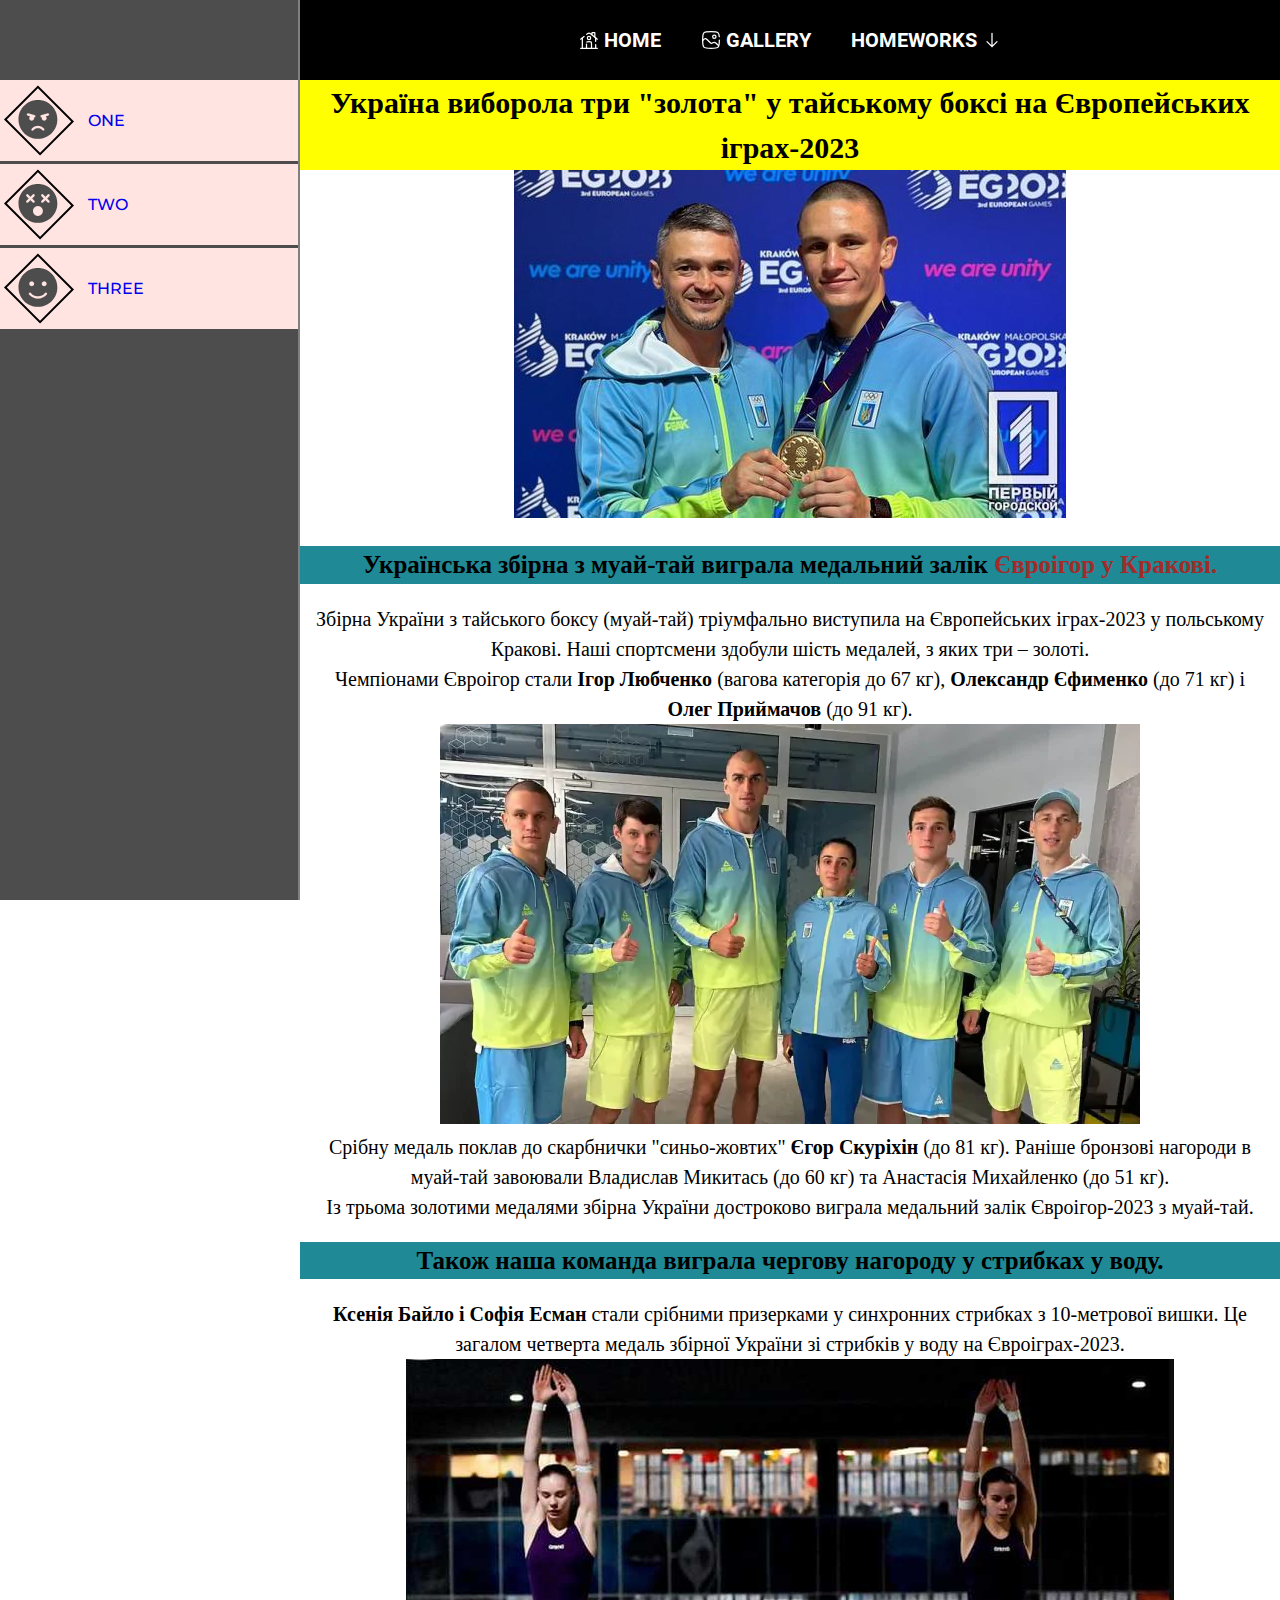
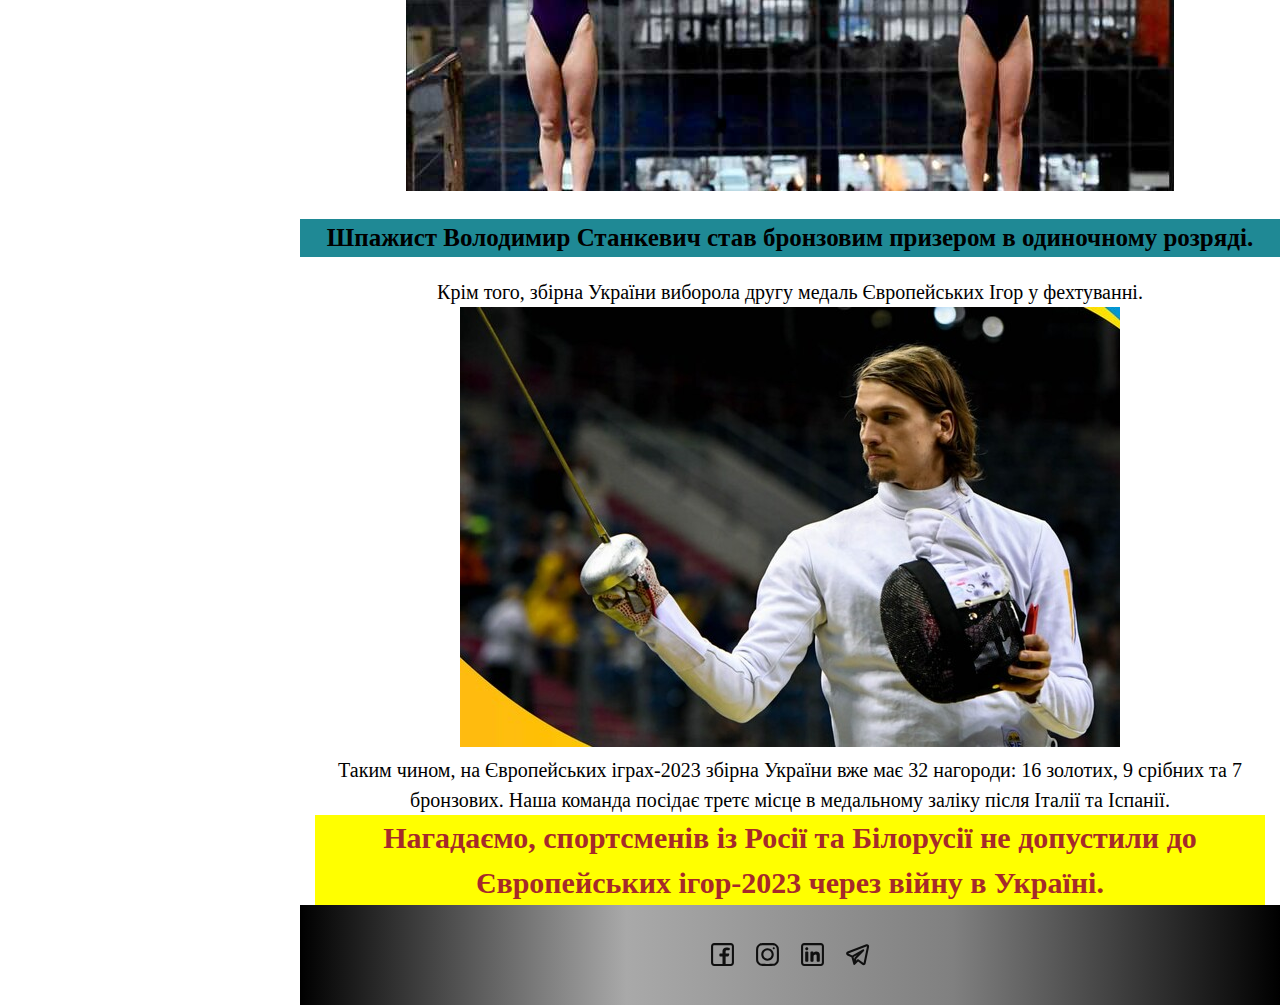
<file: index.html>
<!DOCTYPE html>
<html lang="uk">
<head>
  <meta charset="UTF-8">
  <title>Європейські ігри 2023 - Україна виборола три "золота" у тайському боксі на Європейських іграх-2023</title>
  <link rel="stylesheet" href="css/style.css">
</head>
<body>
  <div class="asside-menu">
    <ul class="asside-list">
      <li>
        <a href="#">
          <span>
            <svg>
              <use href="img/sprite.svg#sad"></use>
            </svg>
          </span>One
        </a>
      </li>
      <li>
        <a href="#">
          <span>
            <svg>
              <use href="img/sprite.svg#medium"></use>
            </svg>
          </span>Two
        </a>
      </li>
      <li>
        <a href="#">
          <span>
            <svg>
              <use href="img/sprite.svg#smile"></use>
            </svg>
          </span>Three
        </a>
      </li>
    </ul>
  </div>
  <div class="wrapper">
    <header class="header">
      <div class="container">
        <ul class="header-list fs-20 text-align flex flex-center fw-bold roboto uppercase">
          <li class="">
            <a class="menu-home td-none white block" href="index.html">home</a>
          </li>
          <li>
            <a class="menu-gal td-none white block" href="second-pages/position.html">gallery</a>
          </li>
          <li class="relative">
            <a class="menu-hw td-none white block" href="#">homeworks</a>
            <ul class="second-list bg-black  montserrat uppercase">
              <li>
                <a class="td-none white block" href="second-pages/table.html">table</a>
              </li>
              <li>
                <a class="td-none white block" href="second-pages/cards.html">inline-block</a>
              </li>
              <li>
                <a class="td-none white block" href="second-pages/layout.html">layout</a>
              </li>
              <li class="relative">
                <a class="menu-float td-none white block" href="second-pages/float.html">float</a>
                <ul class="third-list disp-none">
                  <li class="bg-black arch-dau uppercase li-flex">
                    <a class="hover-block td-none white block" href="second-pages/flex.html">flex</a></li>
                </ul>
              </li>
            </ul>
          </li>
        </ul>
      </div>
    </header>
    <main class="index">
      <!-- Вступ -->
      <div class="container fs-20 text-align home-container">
        <h1 class="bg-yellow fs-30 fw-bold">Україна виборола три "золота" у тайському боксі на Європейських іграх-2023</h1>
        <img src="img/photo1.jpg" alt="чемпіон" width="552" height="348">
      
        <!-- Муай тай -->
        <div>
          <h2 class="fs-25 bg-lightblue fw-bold">Українська збірна з муай-тай виграла медальний залік <a class="brown td-none fw-bold" href="https://tsn.ua/prosport/ukrayina-viborola-tri-zolota-u-tayskomu-boksi-na-yevropeyskih-igrah-2023-2358931.html" target="_blank">Євроігор у Кракові.</a></h2>
          <p>Збірна України з тайського боксу (муай-тай) тріумфально виступила на Європейських іграх-2023 у польському Кракові. Наші спортсмени здобули шість медалей, з яких три – золоті.</p>
          <p>Чемпіонами Євроігор стали <span class="fw-bold">Ігор Любченко</span> (вагова категорія до 67 кг), <span class="fw-bold">Олександр Єфименко</span> (до 71 кг) і <span class="fw-bold">Олег Приймачов</span> (до 91 кг).</p>
          <img src="img/ukraine-muaythai.webp" alt="спортсмени" width="700" height="400">
          <p>Срібну медаль поклав до скарбнички "синьо-жовтих" <span class="fw-bold">Єгор Скуріхін</span> (до 81 кг). Раніше бронзові нагороди в муай-тай завоювали Владислав Микитась (до 60 кг) та Анастасія Михайленко (до 51 кг).</p>
          <p>Із трьома золотими медалями збірна України достроково виграла медальний залік Євроігор-2023 з муай-тай.</p>
        </div>
      
        <!-- Стрибки -->
        <div>
          <h2 class="fs-25 bg-lightblue fw-bold">Також наша команда виграла чергову нагороду у стрибках у воду.</h2>
          <p><span class="fw-bold">Ксенія Байло і Софія Есман</span> стали срібними призерками у синхронних стрибках з 10-метрової вишки. Це загалом четверта медаль збірної України зі стрибків у воду на Євроіграх-2023.</p>
          <img src="img/swim.jpg" alt="плавці" width="768" height="432">
        </div>
      
        <!-- Шпагист -->
        <div class="footer">
          <h2 class="fs-25 bg-lightblue fw-bold">Шпажист Володимир Станкевич став бронзовим призером в одиночному розряді.</h2>
          <p>Крім того, збірна України виборола другу медаль Європейських Ігор у фехтуванні.</p>
          <img src="img/shpaga.jpg" alt="Шпажист" width="660" height="440">
          <p>Таким чином, на Європейських іграх-2023 збірна України вже має 32 нагороди: 16 золотих, 9 срібних та 7 бронзових. Наша команда посідає третє місце в медальному заліку після Італії та Іспанії.</p>
          <p class="bg-yellow fs-30 fw-bold brown"><span>Нагадаємо, спортсменів із Росії та Білорусії не допустили до Європейських ігор-2023 через війну в Україні.</span></p>
        </div>
      
      </div>
    </main> 
    <footer class="footer-general">
      <div class="container">
        <ul class="footer-menu">
          <li><a class="facebook" href="#"></a></li>
          <li><a class="inst" href="#"></a></li>
          <li><a class="linkedin" href="#"></a></li>
          <li><a class="telegram" href="#"></a></li>
        </ul>
      </div>
    </footer> 
  </div>
  <script> </script>
</body>
</html>
</file>
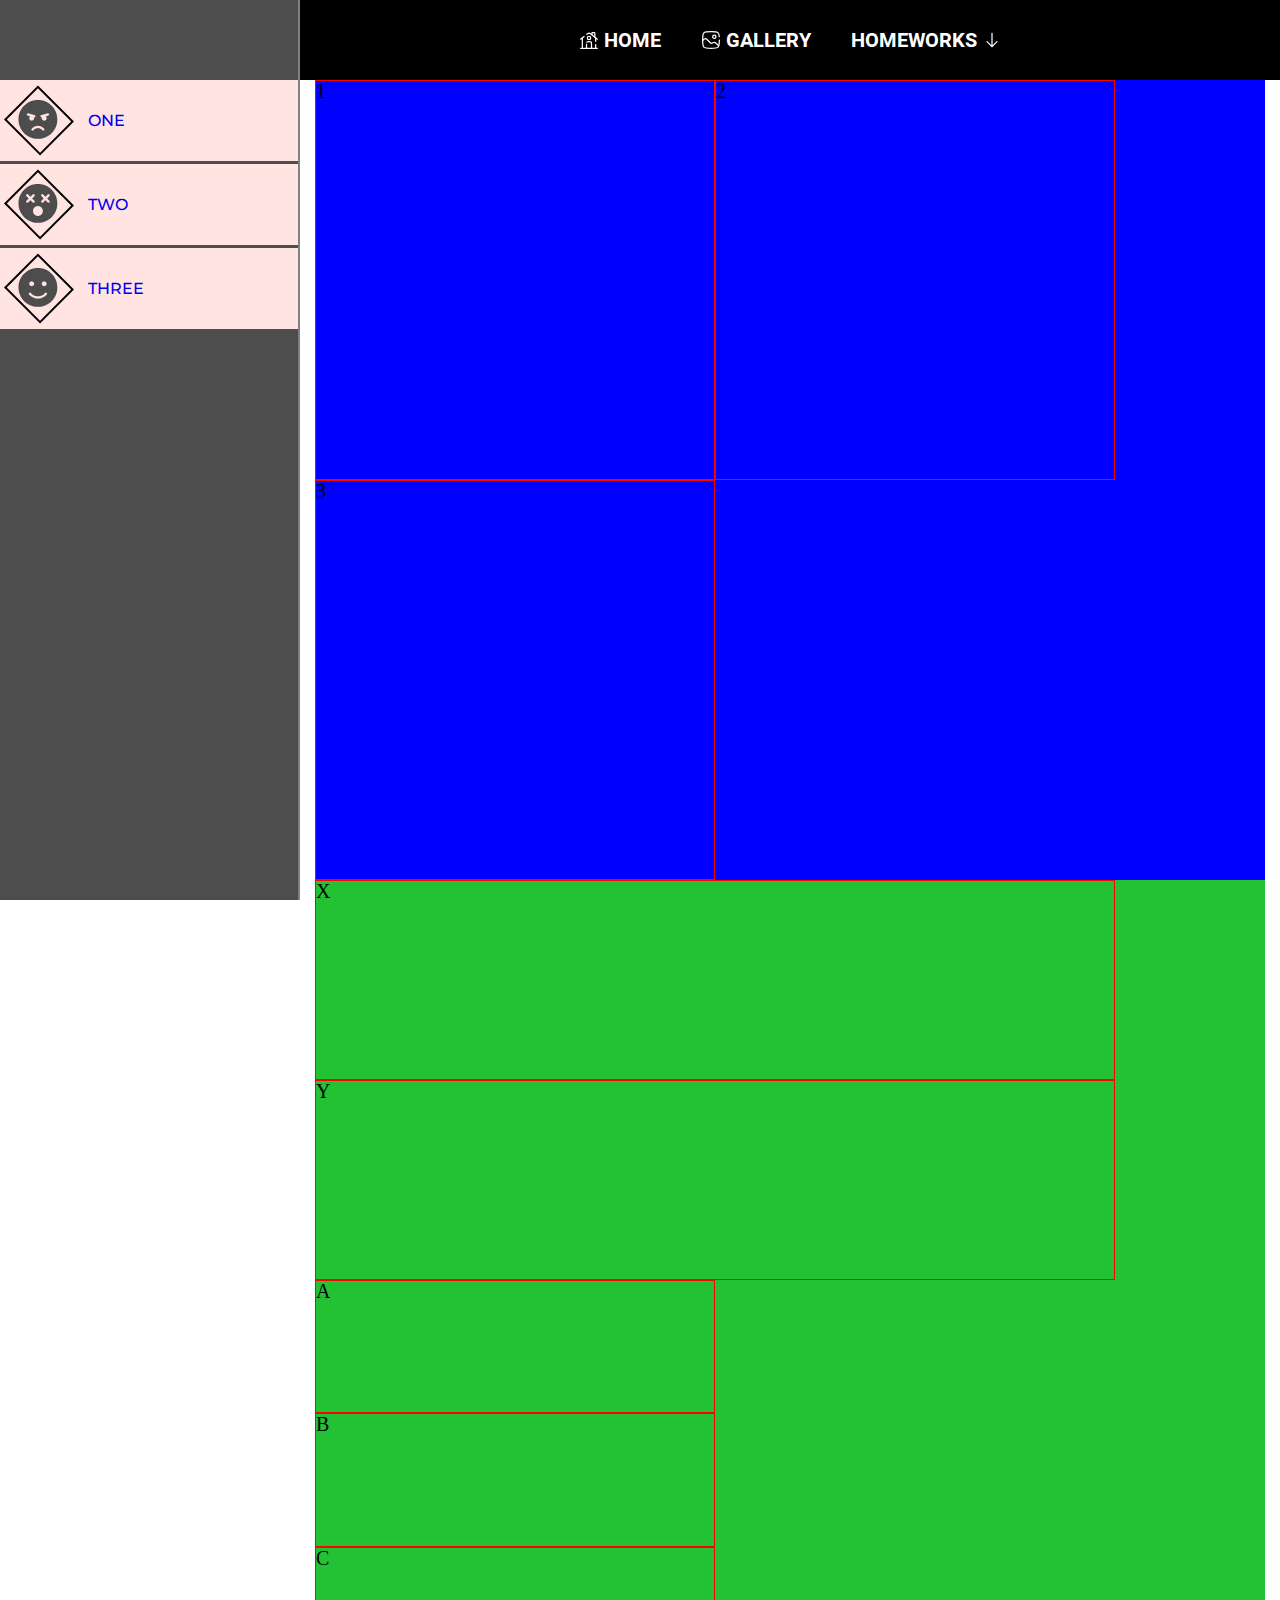
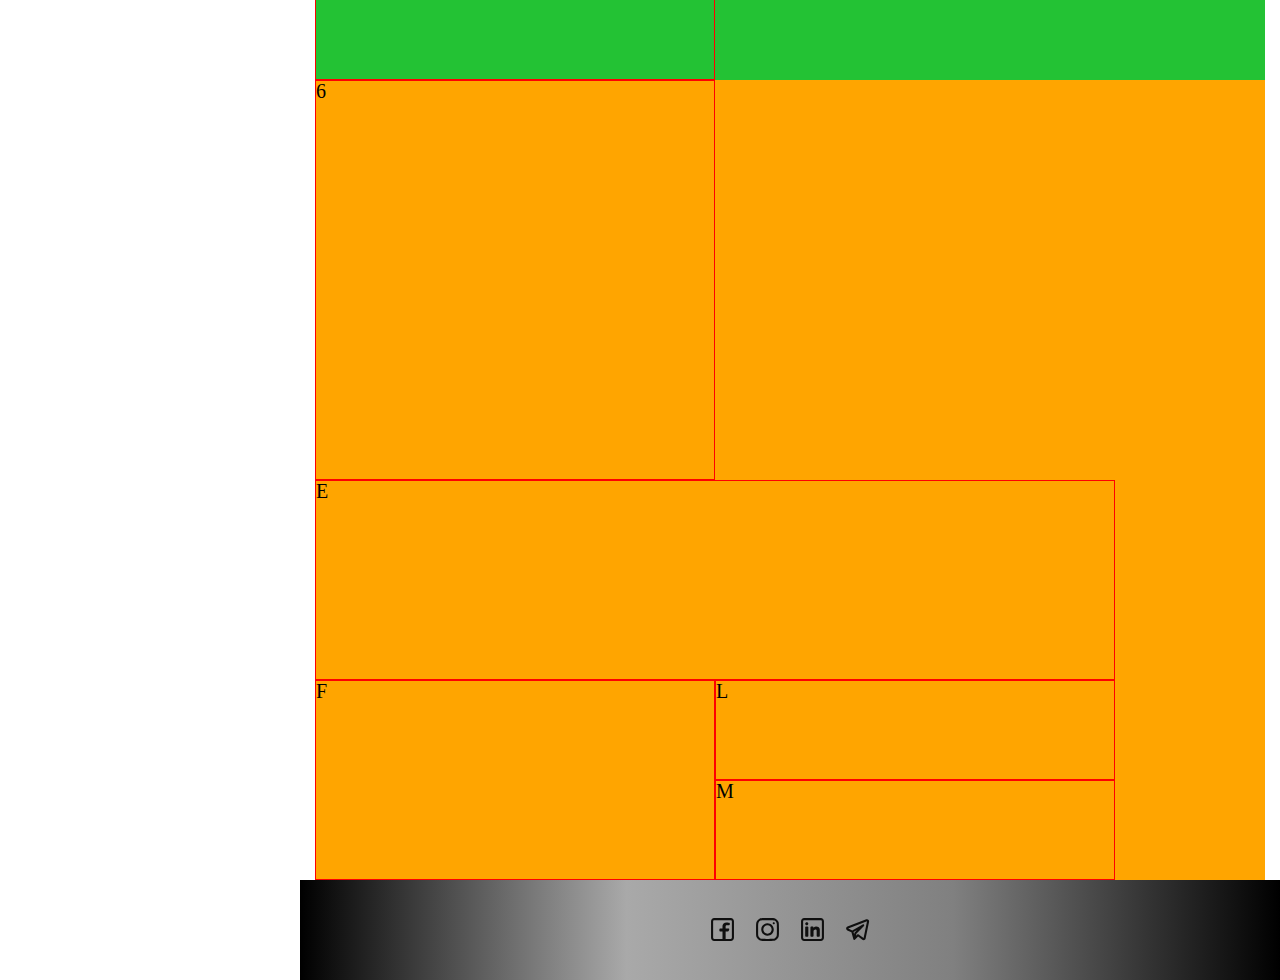
<file: second-pages/cards.html>
<!DOCTYPE html>
<html lang="uk">
<head>
  <meta charset="UTF-8">
  <title>Макет карток</title>
  <link rel="stylesheet" href="../css/style.css">
</head>
<body>
  <div class="asside-menu">
    <ul class="asside-list">
      <li>
        <a href="#">
          <span>
            <svg>
              <use href="../img/sprite.svg#sad"></use>
            </svg>
          </span>One
        </a>
      </li>
      <li>
        <a href="#">
          <span>
            <svg>
              <use href="../img/sprite.svg#medium"></use>
            </svg>
          </span>Two
        </a>
      </li>
      <li>
        <a href="#">
          <span>
            <svg>
              <use href="../img/sprite.svg#smile"></use>
            </svg>
          </span>Three
        </a>
      </li>
    </ul>
  </div>
  <div class="wrapper">
    <header class="header">
      <div class="container">
        <ul class="header-list fs-20 text-align flex flex-center fw-bold roboto uppercase">
          <li class="">
            <a class="menu-home td-none white block" href="../index.html">home</a>
          </li>
          <li>
            <a class="menu-gal td-none white block" href="position.html">gallery</a>
          </li>
          <li class="relative">
            <a class="menu-hw td-none white block" href="#">homeworks</a>
            <ul class="second-list bg-black  montserrat uppercase">
              <li>
                <a class="td-none white block" href="table.html">table</a>
              </li>
              <li>
                <a class="td-none white block" href="cards.html">inline-block</a>
              </li>
              <li>
                <a class="td-none white block" href="layout.html">layout</a>
              </li>
              <li class="relative">
                <a class="menu-float td-none white block" href="float.html">float</a>
                <ul class="third-list disp-none">
                  <li class="bg-black arch-dau uppercase li-flex">
                    <a class="hover-block td-none white block" href="flex.html">flex</a></li>
                </ul>
              </li>
            </ul>
          </li>
        </ul>
      </div>
    </header>
    <main>
      <section>
        <div class="container">
  
          <div class="fs-0 bg-blue">
            <div class="fs-20 inline-block h-400 w-400 bd-s-red">1</div>
            <div class="fs-20 inline-block h-400 w-400 bd-s-red">2</div>
            <div class="fs-20 inline-block h-400 w-400 bd-s-red">3</div>
          </div>
  
          <div class=" fs-0 bg-green">
            <div class="inline-block vert-al-top">4
              <div class="fs-20 bd-s-red w-800 h-200">X</div>
              <div class="fs-20 bd-s-red w-800 h-200">Y</div>
            </div>
        
            <div class="inline-block vert-al-top">5
              <div class="fs-20 bd-s-red w-400 h-133">A</div>
              <div class="fs-20 bd-s-red w-400 h-133">B</div>
              <div class="fs-20 bd-s-red w-400 h-133">C</div>
            </div>
  
            <div class="fs-0 bg-orange">
              <div class="fs-20 w-400 bd-s-red bg-orange h-400 inline-block vert-al-top">6</div>
              <div class="inline-block vert-al-top">7
                <div class="fs-20 w-800 h-200 bd-s-red">E</div>
                <div class="inline-block fs-20 bd-s-red h-200 w-400">F</div>
                <div class="inline-block vert-al-top">G
                  <div class="fs-20 w-400 bd-s-red h-100">L</div>
                  <div class="fs-20 w-400 bd-s-red h-100">M</div>
                </div>
              </div>
            </div>
          </div>
  
        </div>
      </section>
    </main>
    <footer class="footer-general">
      <div class="container">
        <ul class="footer-menu">
          <li><a class="facebook" href="#"></a></li>
          <li><a class="inst" href="#"></a></li>
          <li><a class="linkedin" href="#"></a></li>
          <li><a class="telegram" href="#"></a></li>
        </ul>
      </div>
    </footer> 
  </div>
  <script> </script>
</body>
</html>
</file>
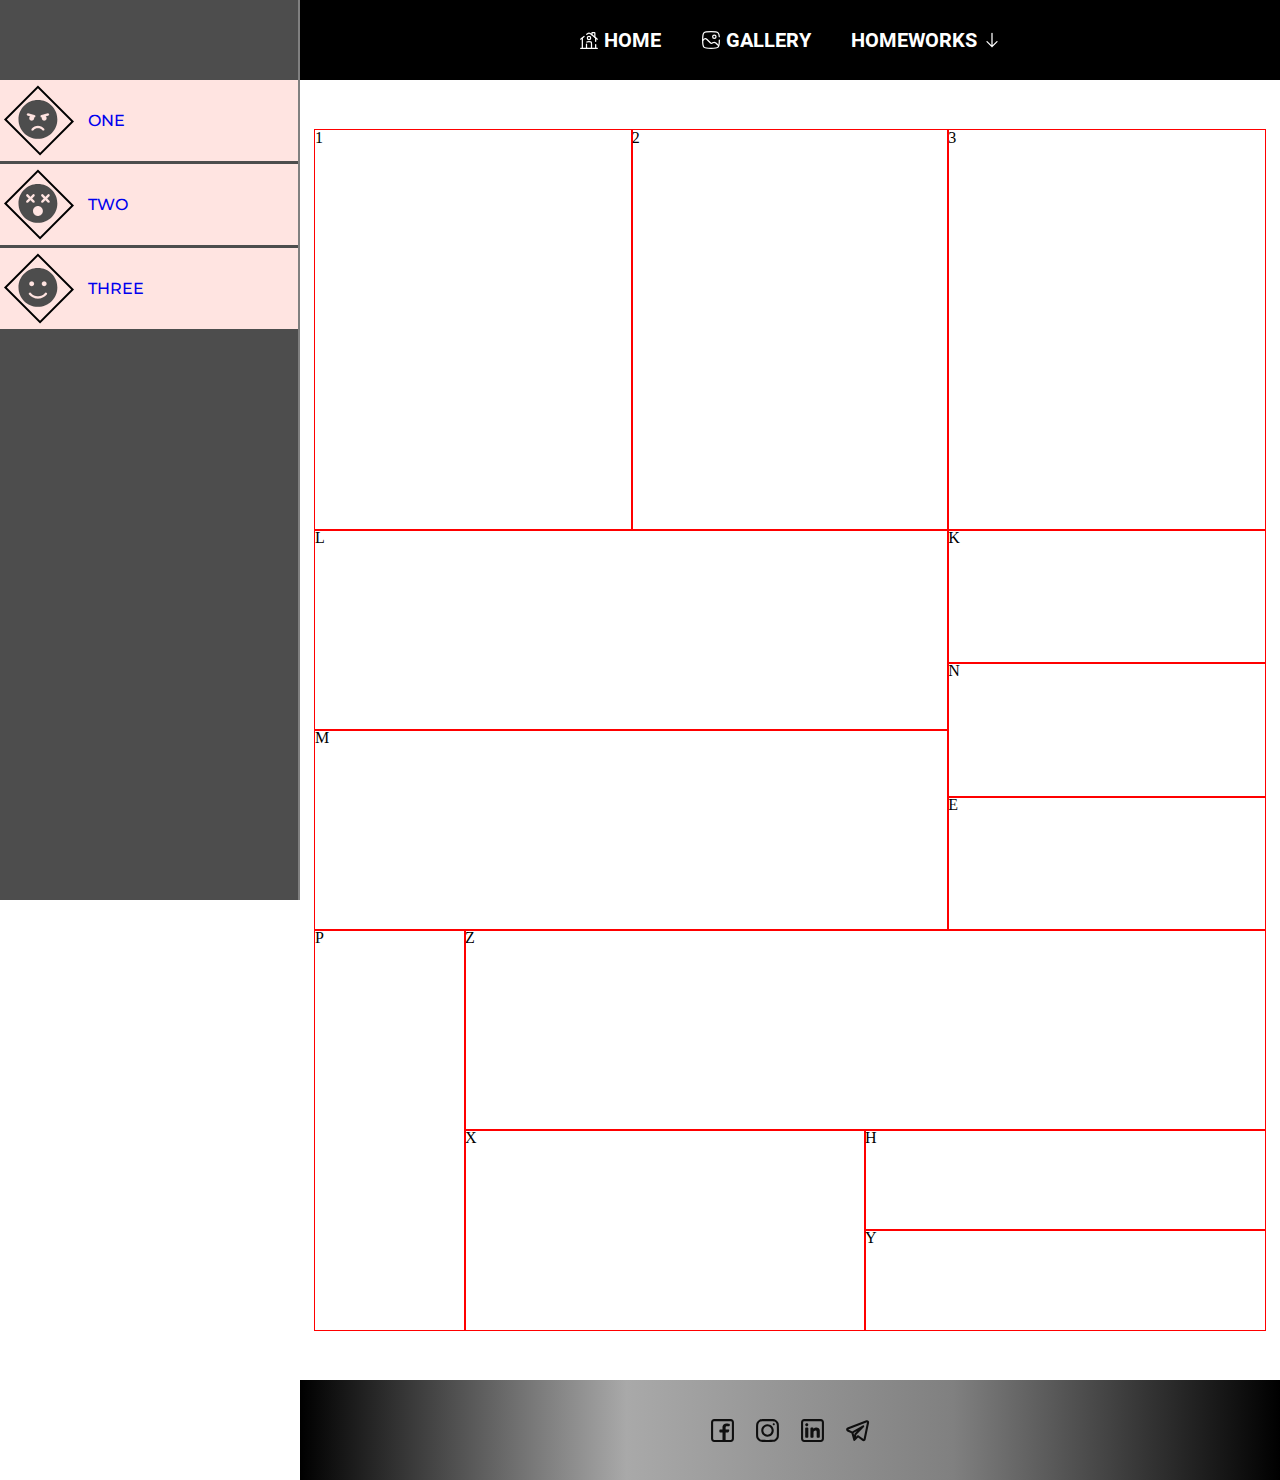
<file: second-pages/flex.html>
<!DOCTYPE html>
<html lang="uk">
<head>
  <meta charset="UTF-8">
  <title>Флекс</title>
  <link rel="stylesheet" href="../css/style.css">
</head>
<body>
  <div class="asside-menu">
    <ul class="asside-list">
      <li>
        <a href="#">
          <span>
            <svg>
              <use href="../img/sprite.svg#sad"></use>
            </svg>
          </span>One
        </a>
      </li>
      <li>
        <a href="#">
          <span>
            <svg>
              <use href="../img/sprite.svg#medium"></use>
            </svg>
          </span>Two
        </a>
      </li>
      <li>
        <a href="#">
          <span>
            <svg>
              <use href="../img/sprite.svg#smile"></use>
            </svg>
          </span>Three
        </a>
      </li>
    </ul>
  </div>
  <div class="wrapper">
    <header class="header">
      <div class="container">
        <ul class="header-list fs-20 text-align flex flex-center fw-bold roboto uppercase">
          <li class="">
            <a class="menu-home td-none white block" href="../index.html">home</a>
          </li>
          <li>
            <a class="menu-gal td-none white block" href="position.html">gallery</a>
          </li>
          <li class="relative">
            <a class="menu-hw td-none white block" href="#">homeworks</a>
            <ul class="second-list bg-black  montserrat uppercase">
              <li>
                <a class="td-none white block" href="table.html">table</a>
              </li>
              <li>
                <a class="td-none white block" href="cards.html">inline-block</a>
              </li>
              <li>
                <a class="td-none white block" href="layout.html">layout</a>
              </li>
              <li class="relative">
                <a class="menu-float td-none white block" href="float.html">float</a>
                <ul class="third-list disp-none">
                  <li class="bg-black arch-dau uppercase li-flex">
                    <a class="hover-block td-none white block" href="flex.html">flex</a></li>
                </ul>
              </li>
            </ul>
          </li>
        </ul>
      </div>
    </header>
    <main>
      <section>
        <div class="container flex-container">
          
          <div class="flex h-400">
            <div class="w-400">1</div>
            <div class="w-400">2</div>
            <div class="w-400">3</div>
          </div>
          
          <div class="flex h-400">
            <div class="w-800">
              <div class="h-200">L</div>
              <div class="h-200">M</div>
            </div>
            <div class="w-400">
              <div class="h-133">K</div>
              <div class="h-133">N</div>
              <div class="h-133">E</div>
            </div>
          </div>
          
          <div class="flex h-400">
            <div class="w-400">P</div>
            <div class="w-800">
              <div class="h-200">Z</div>
              <div class="flex h-200">
                <div class="w-400">X</div>
                <div class="w-400">
                  <div class="h-100">H</div>
                  <div class="h-100">Y</div>
                </div>
              </div>
            </div>
          </div>
        
        </div>
      </section>
    </main>
    <footer class="footer-general">
      <div class="container">
        <ul class="footer-menu">
          <li><a class="facebook" href="#"></a></li>
          <li><a class="inst" href="#"></a></li>
          <li><a class="linkedin" href="#"></a></li>
          <li><a class="telegram" href="#"></a></li>
        </ul>
      </div>
    </footer> 
  </div>
  <script> </script>
</body>
</html>
</file>
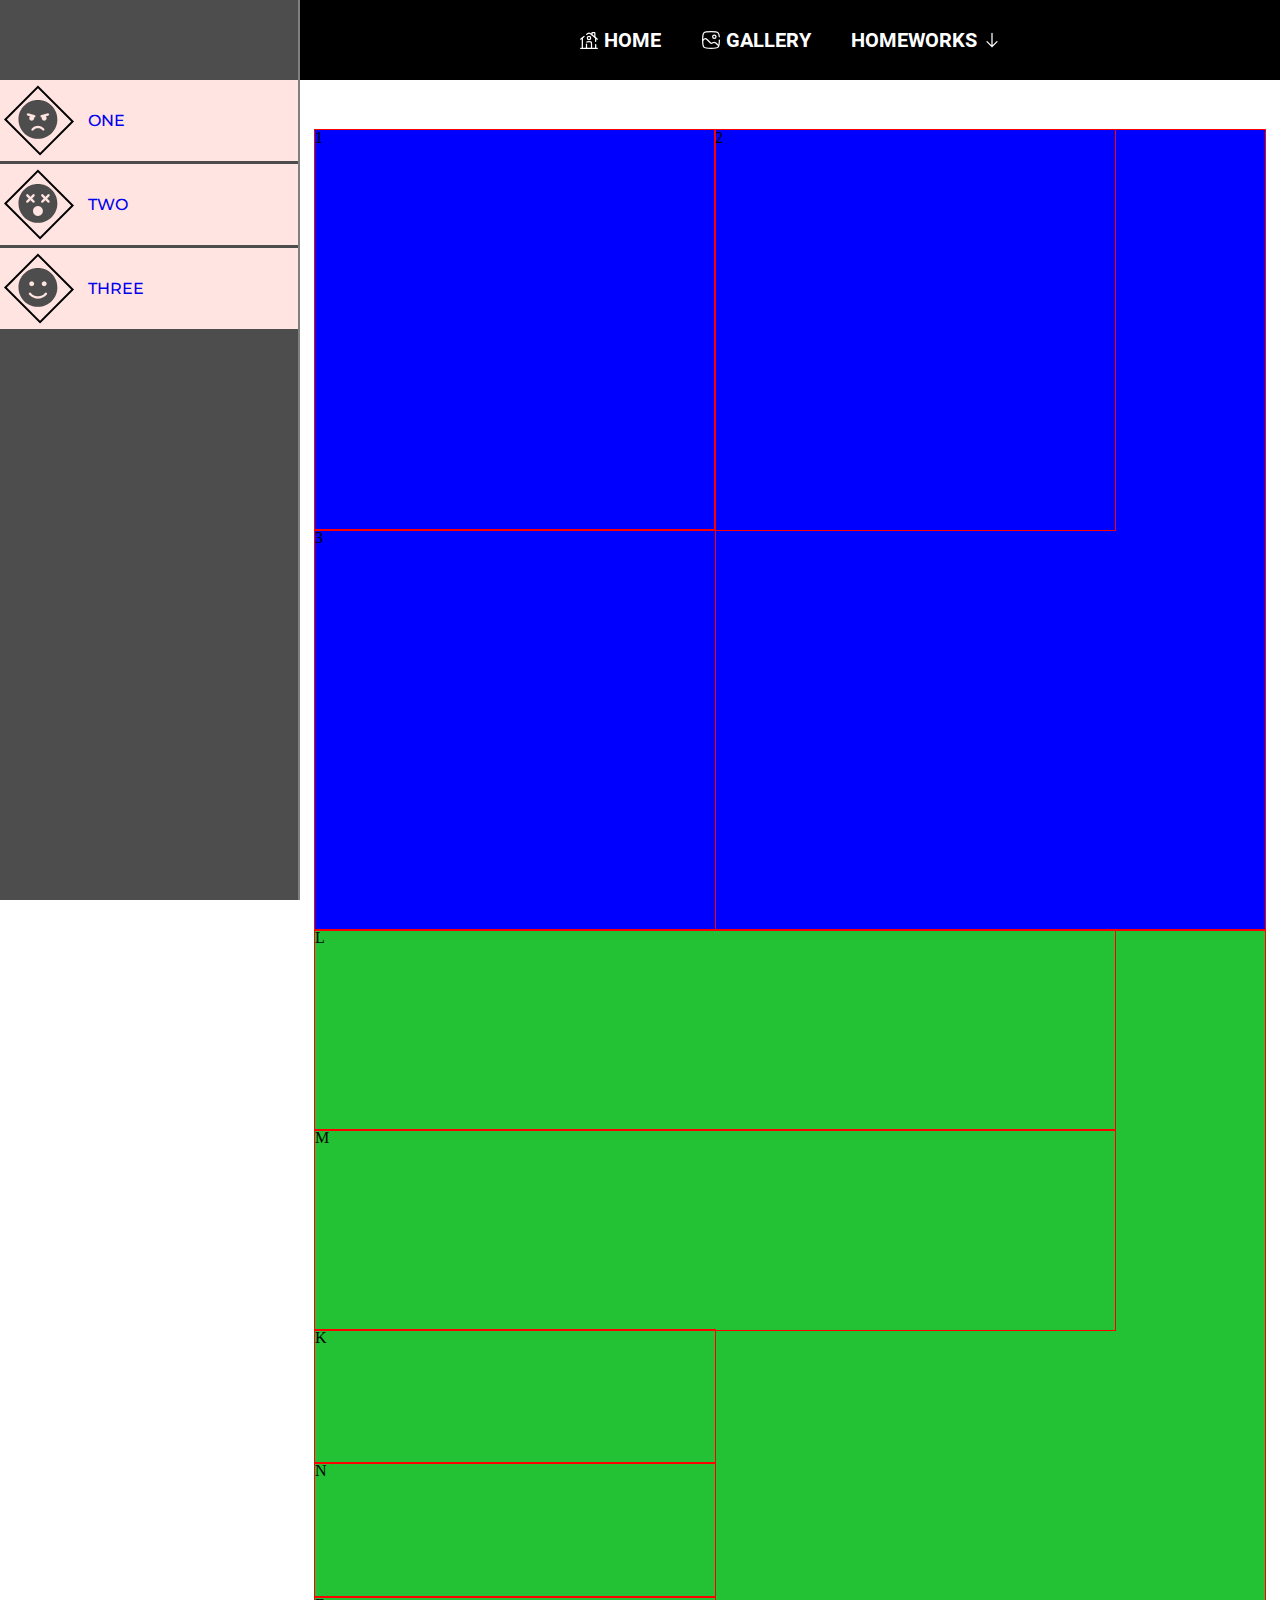
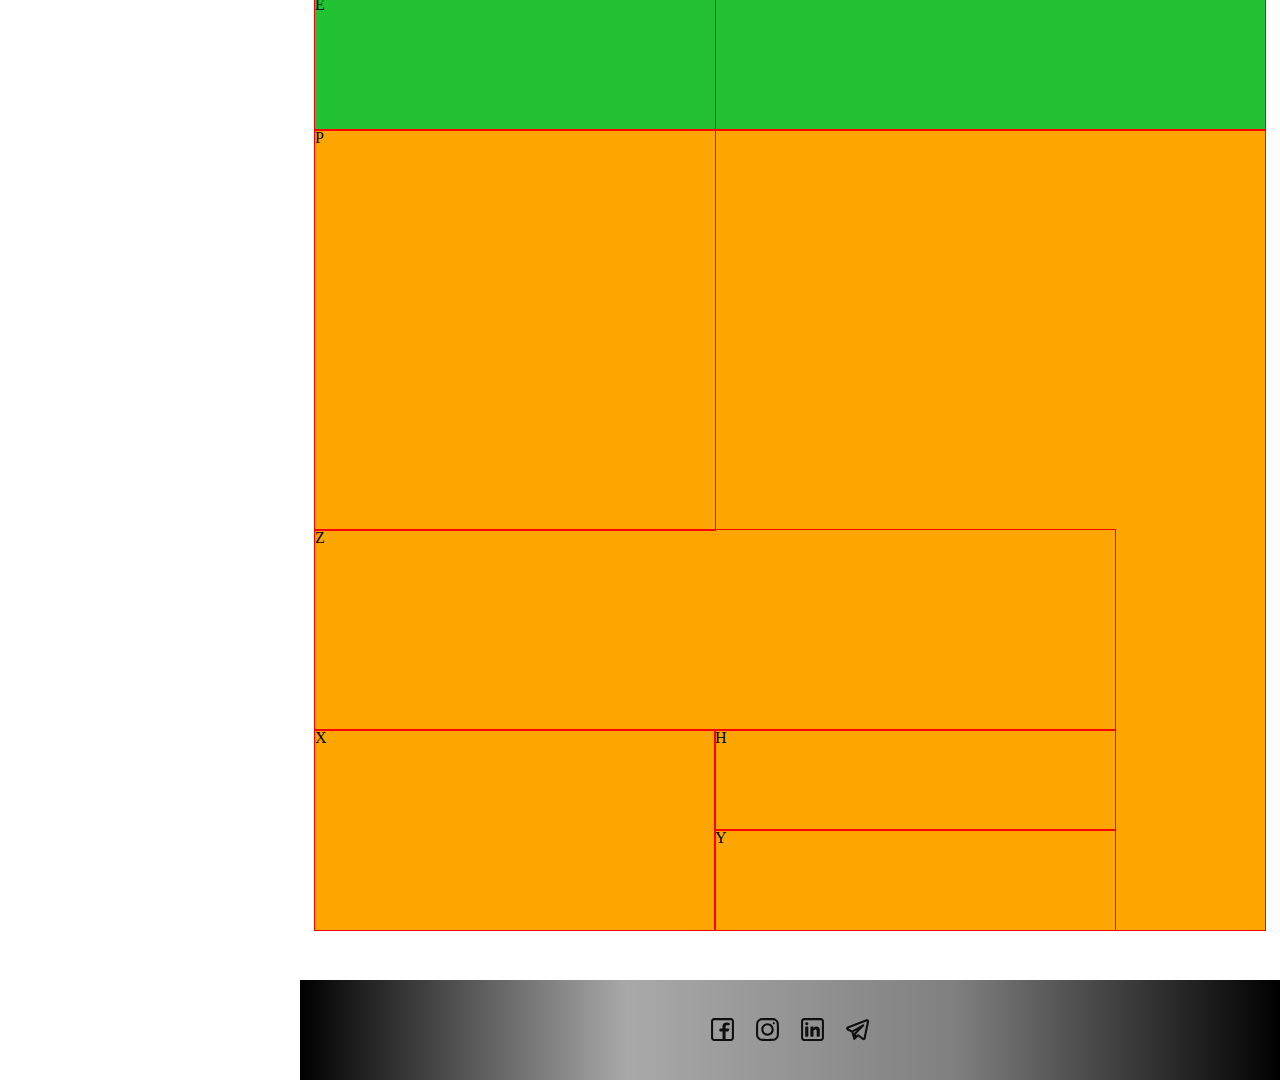
<file: second-pages/float.html>
<!DOCTYPE html>
<html lang="uk">
<head>
  <meta charset="UTF-8">
  <title>Флоат</title>
  <link rel="stylesheet" href="../css/style.css">
</head>
<body>
    <div class="asside-menu">
    <ul class="asside-list">
      <li>
        <a href="#">
          <span>
            <svg>
              <use href="../img/sprite.svg#sad"></use>
            </svg>
          </span>One
        </a>
      </li>
      <li>
        <a href="#">
          <span>
            <svg>
              <use href="../img/sprite.svg#medium"></use>
            </svg>
          </span>Two
        </a>
      </li>
      <li>
        <a href="#">
          <span>
            <svg>
              <use href="../img/sprite.svg#smile"></use>
            </svg>
          </span>Three
        </a>
      </li>
    </ul>
  </div>
  <div class="wrapper">
    <header class="header">
      <div class="container">
        <ul class="header-list fs-20 text-align flex flex-center fw-bold roboto uppercase">
          <li class="">
            <a class="menu-home td-none white block" href="../index.html">home</a>
          </li>
          <li>
            <a class="menu-gal td-none white block" href="position.html">gallery</a>
          </li>
          <li class="relative">
            <a class="menu-hw td-none white block" href="#">homeworks</a>
            <ul class="second-list bg-black  montserrat uppercase">
              <li>
                <a class="td-none white block" href="table.html">table</a>
              </li>
              <li>
                <a class="td-none white block" href="cards.html">inline-block</a>
              </li>
              <li>
                <a class="td-none white block" href="layout.html">layout</a>
              </li>
              <li class="relative">
                <a class="menu-float td-none white block" href="float.html">float</a>
                <ul class="third-list disp-none">
                  <li class="bg-black arch-dau uppercase li-flex">
                    <a class="hover-block td-none white block" href="flex.html">flex</a></li>
                </ul>
              </li>
            </ul>
          </li>
        </ul>
      </div>
    </header>
    <main>
      <section>
        <div class="container float-box">
          <div class="float clearfix bg-blue">
            <div class="w-400 h-400">1</div>
            <div class="w-400 h-400">2</div>
            <div class="w-400 h-400">3</div>
          </div>
          <div class="float clearfix bg-green">
            <div class="w-800">
              <div class="h-200">L</div>
              <div class="h-200">M</div>
            </div>
            <div class="w-400">
              <div class="h-133">K</div>
              <div class="h-133">N</div>
              <div class="h-133">E</div>
            </div>
          </div>
          <div class="float clearfix bg-orange">
            <div class="w-400 h-400">P</div>
            <div class="w-800">
              <div class="h-200">Z</div>
              <div class="float clearfix h-200">
                <div class="w-400 h-200">X</div>
                <div class="w-400 h-200">
                  <div class="h-100">H</div>
                  <div class="h-100">Y</div>
                </div>
              </div>
            </div>
          </div>
        </div>
      </section>
    </main>
    <footer class="footer-general">
      <div class="container">
        <ul class="footer-menu">
          <li><a class="facebook" href="#"></a></li>
          <li><a class="inst" href="#"></a></li>
          <li><a class="linkedin" href="#"></a></li>
          <li><a class="telegram" href="#"></a></li>
        </ul>
      </div>
    </footer> 
  </div>
  <script> </script>
</body>
</html>
</file>
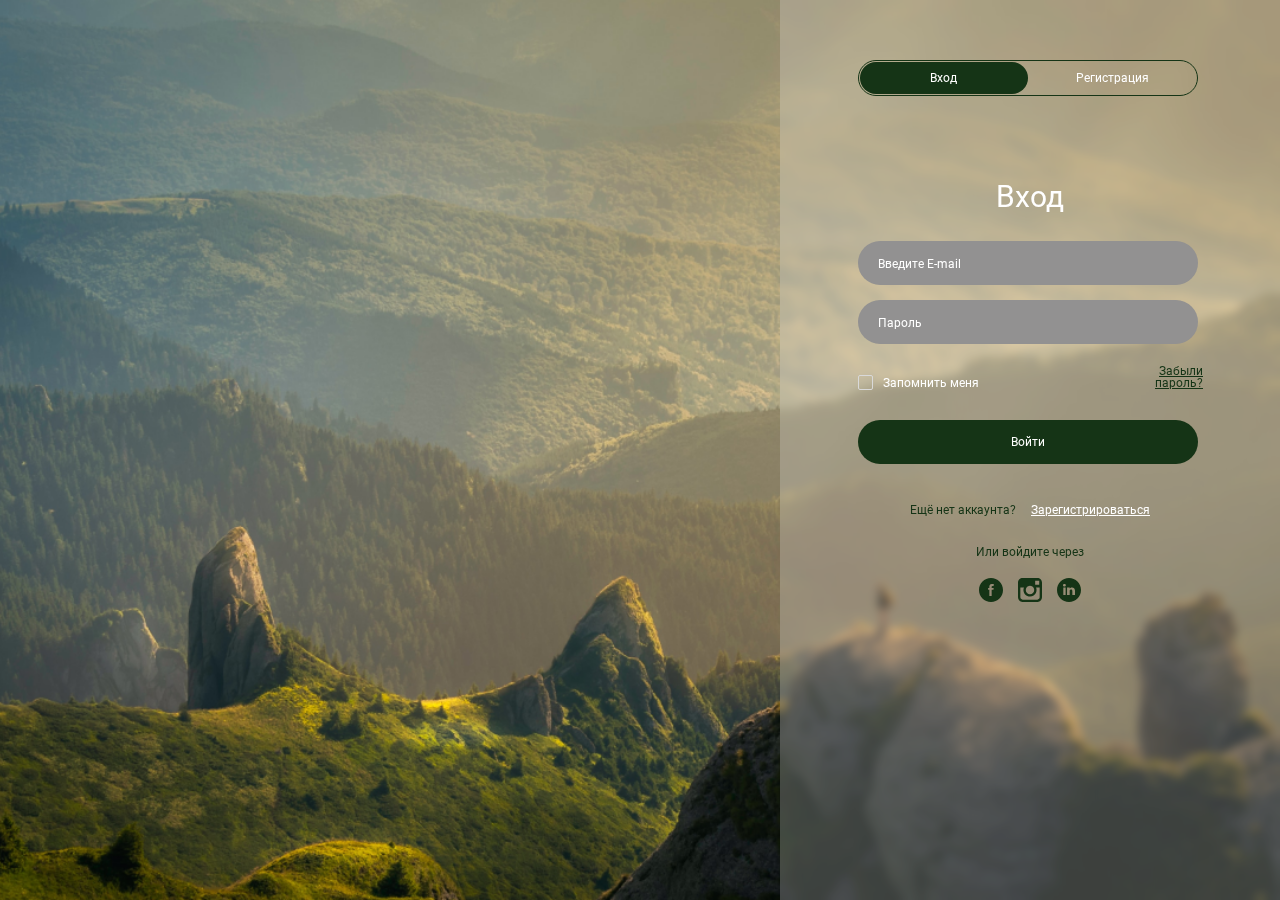
<file: second-pages/form.html>
<!DOCTYPE html>
<html lang="ru">
<head>
  <meta charset="UTF-8">
  <link rel="stylesheet" href="../css/style.css">
  <title>Document</title>
</head>
<body>
  <div class="wrapper-form">
    <div class="form-bg">
      <div class="form-box">
        <div class="card-switch">
          <input id="switch" type="checkbox">
          <label for="switch">
            <span>Вход</span>
            <span>Регистрация</span>
          </label>
        </div>
        <form action="https://fom.in.ua/echo" target="_blank" method="post" name="form1">
          <h1 class="title-form">Вход</h1>
          <input class="text-field" type="email" placeholder="Введите E-mail" name="email" required>
          <input class="text-field-two" type="password" placeholder="Пароль" name="password" minlength="5" maxlength="15" required>
          <div class="checkbox">
            <input id="check" type="checkbox" name="remember">
            <label for="check">Запомнить меня</label>
            <a href="#">Забыли пароль?</a>
          </div>
          <button class="enter">Войти</button>
        </form>
        <div class="regist-init">
          <span class="question">Ещё нет аккаунта?</span>
          <a class="registr" href="#">Зарегистрироваться</a>
        </div>
        <span class="social-media-enter">Или войдите через</span>
        <ul class="sicial-media-box">
          <li>
            <a href="#">
              <svg>
                <use href="#facebook"></use>
              </svg>
            </a>
          </li>
          <li>
            <a href="#">
              <svg>
                <use href="#instagram"></use>
              </svg>
            </a>
          </li>
          <li>
            <a href="#">
              <svg>
                <use href="#linkedin"></use>
              </svg>
            </a>
          </li>
        </ul>
      </div>
    </div>
  </div>
  <svg class="hidden" xmlns="http://www.w3.org/2000/svg">
    <symbol viewBox="-143 145 512 512" id="linkedin">
      <path d="M113 145c-141.4 0-256 114.6-256 256s114.6 256 256 256 256-114.6 256-256-114.6-256-256-256zM41.4 508.1H-8.5V348.4h49.9v159.7zM15.1 328.4h-.4c-18.1 0-29.8-12.2-29.8-27.7 0-15.8 12.1-27.7 30.5-27.7s29.7 11.9 30.1 27.7c.1 15.4-11.6 27.7-30.4 27.7zM241 508.1h-56.6v-82.6c0-21.6-8.8-36.4-28.3-36.4-14.9 0-23.2 10-27 19.6-1.4 3.4-1.2 8.2-1.2 13.1v86.3H71.8s.7-146.4 0-159.7h56.1v25.1c3.3-11 21.2-26.6 49.8-26.6 35.5 0 63.3 23 63.3 72.4v88.8z"/>
    </symbol>
  
    <symbol viewBox="-143 145 512 512" id="facebook">
      <path d="M113 145c-141.4 0-256 114.6-256 256s114.6 256 256 256 256-114.6 256-256-114.6-256-256-256zm56.5 212.6-2.9 38.3h-39.3v133H77.7v-133H51.2v-38.3h26.5v-25.7c0-11.3.3-28.8 8.5-39.7 8.7-11.5 20.6-19.3 41.1-19.3 33.4 0 47.4 4.8 47.4 4.8l-6.6 39.2s-11-3.2-21.3-3.2-19.5 3.7-19.5 14v29.9h42.2z"/>
    </symbol>

    <symbol viewBox="-271 273 256 256" id="instagram">
      <path d="M-64.5,273h-157c-27.3,0-49.5,22.2-49.5,49.5v52.3v104.8c0,27.3,22.2,49.5,49.5,49.5h157c27.3,0,49.5-22.2,49.5-49.5V374.7
	v-52.3C-15.1,295.2-37.3,273-64.5,273z M-50.3,302.5h5.7v5.6v37.8l-43.3,0.1l-0.1-43.4L-50.3,302.5z M-179.6,374.7
	c8.2-11.3,21.5-18.8,36.5-18.8s28.3,7.4,36.5,18.8c5.4,7.4,8.5,16.5,8.5,26.3c0,24.8-20.2,45.1-45.1,45.1s-44.9-20.3-44.9-45.1
	C-188.1,391.2-184.9,382.1-179.6,374.7z M-40,479.5C-40,493-51,504-64.5,504h-157c-13.5,0-24.5-11-24.5-24.5V374.7h38.2
	c-3.3,8.1-5.2,17-5.2,26.3c0,38.6,31.4,70,70,70c38.6,0,70-31.4,70-70c0-9.3-1.9-18.2-5.2-26.3H-40V479.5z"/>
    </symbol>
  </svg>
  <script> </script>
</body>
</html>
</file>
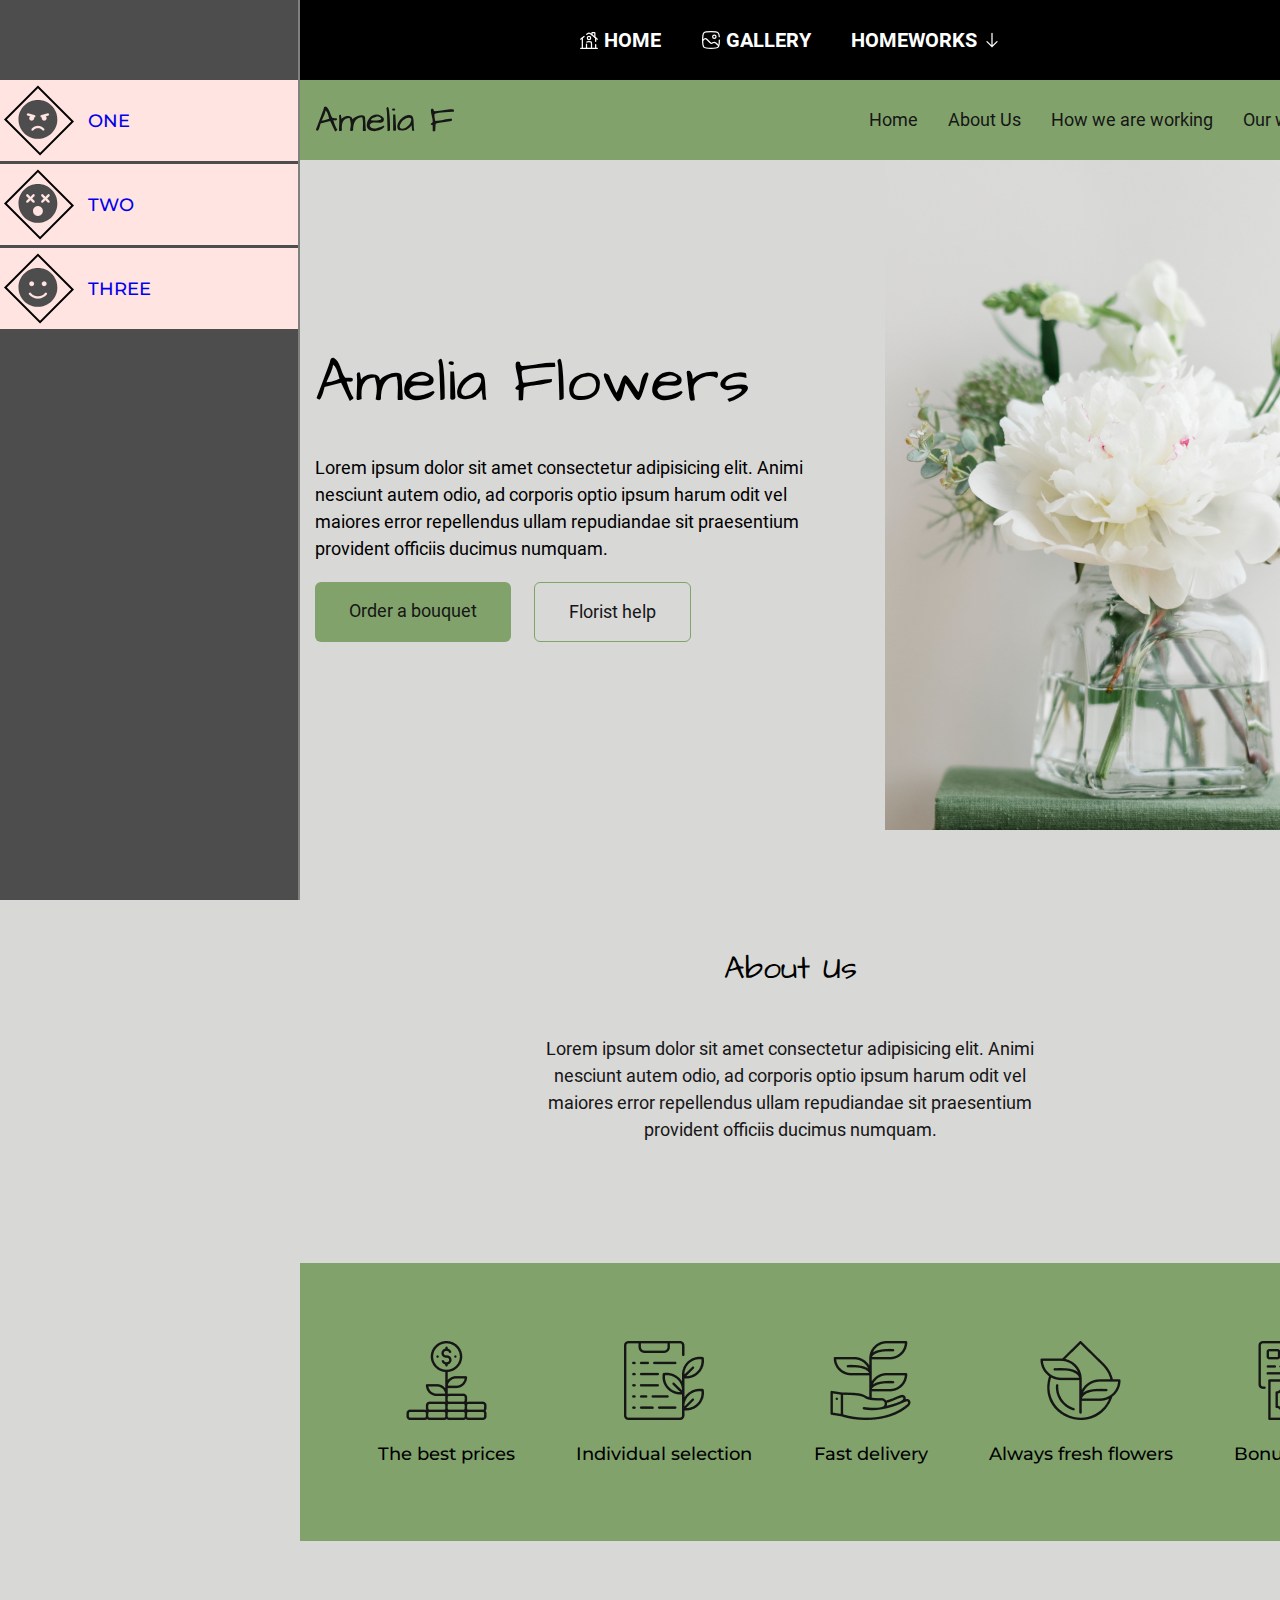
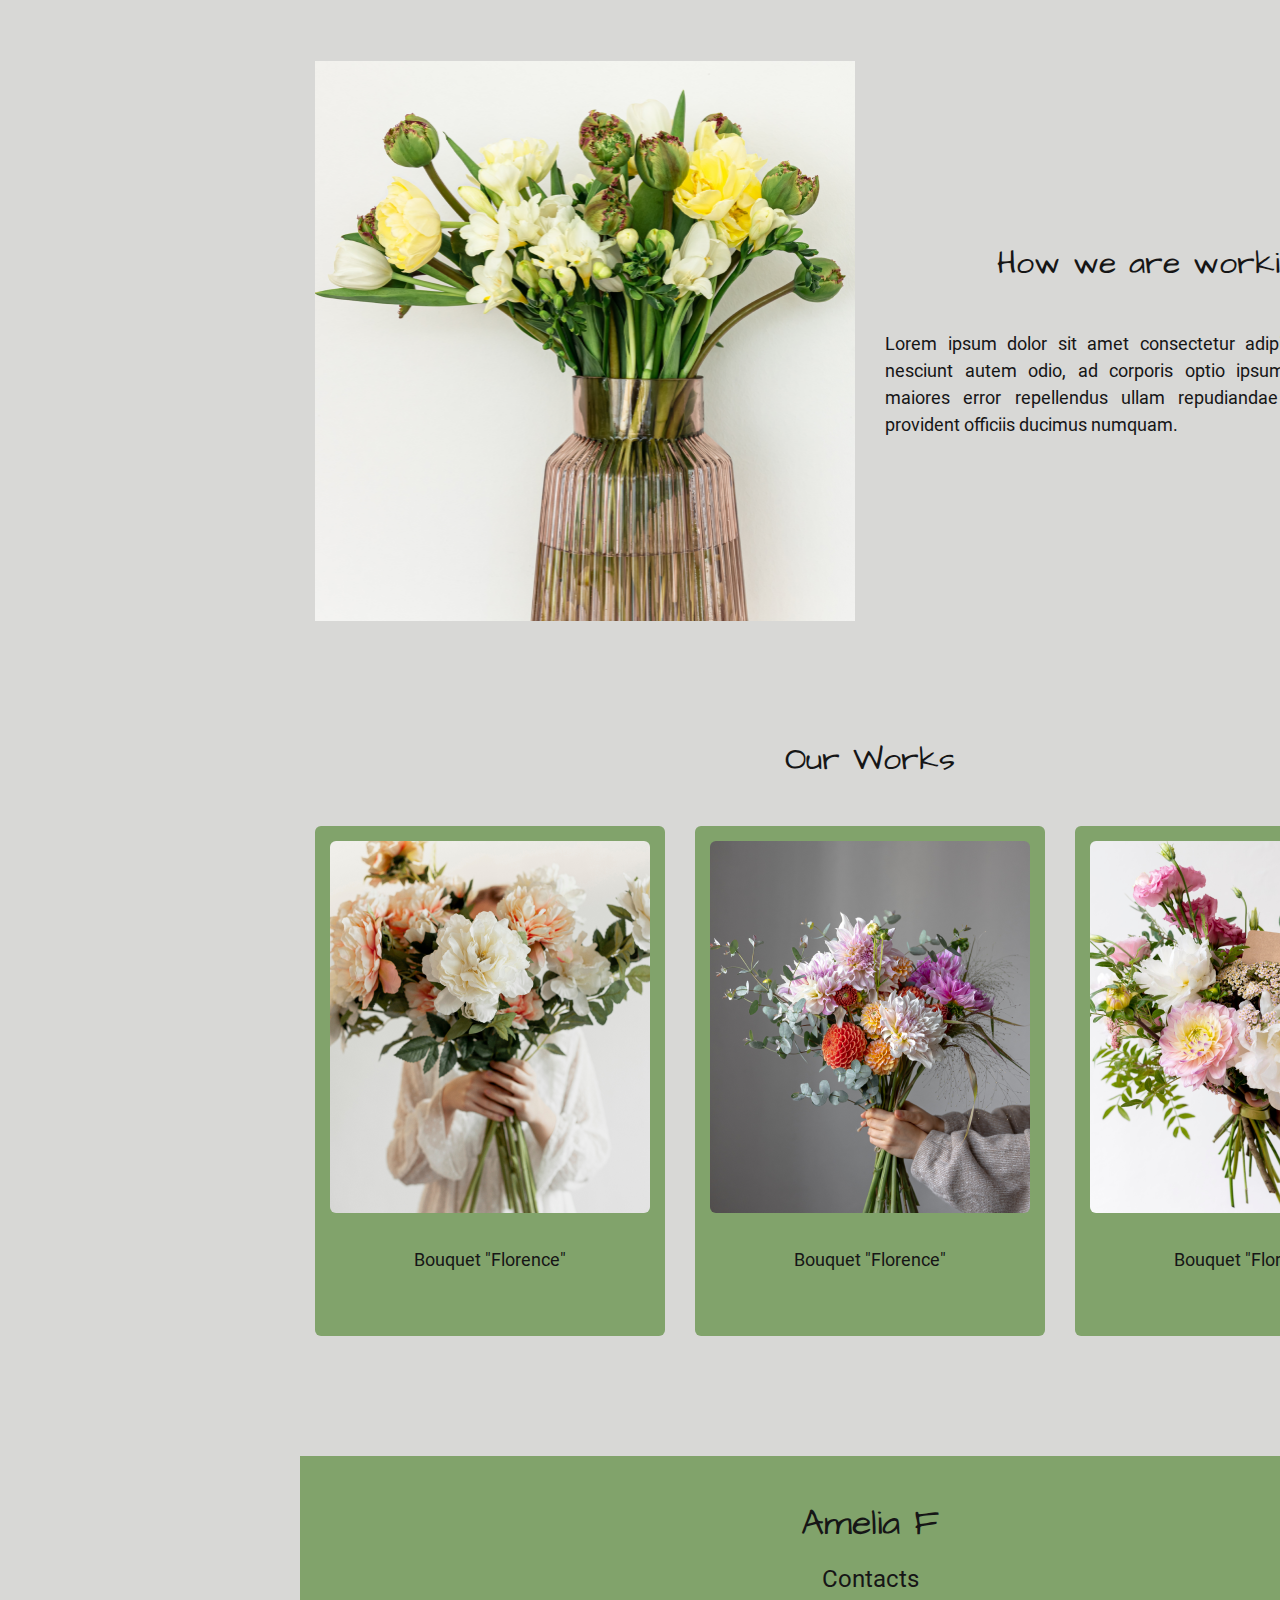
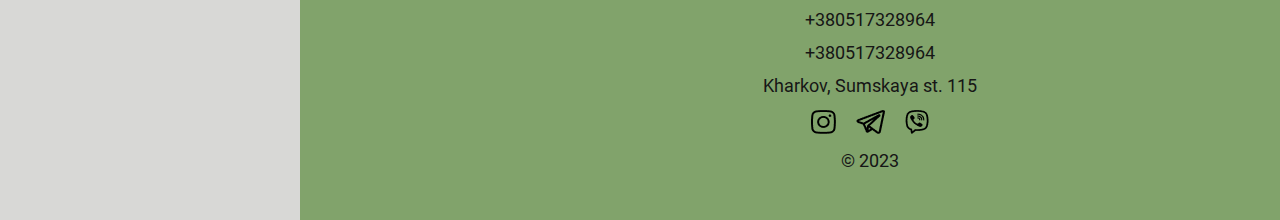
<file: second-pages/layout.html>
<!DOCTYPE html>
<html lang="en">
<head>
  <meta charset="UTF-8">
  <link rel="stylesheet" href="../css/style.css">
  <title>Amelia Flowers</title>
</head>
<body class="layout roboto">
  <div class="asside-menu">
    <ul class="asside-list">
      <li>
        <a href="#">
          <span>
            <svg>
              <use href="../img/sprite.svg#sad"></use>
            </svg>
          </span>One
        </a>
      </li>
      <li>
        <a href="#">
          <span>
            <svg>
              <use href="../img/sprite.svg#medium"></use>
            </svg>
          </span>Two
        </a>
      </li>
      <li>
        <a href="#">
          <span>
            <svg>
              <use href="../img/sprite.svg#smile"></use>
            </svg>
          </span>Three
        </a>
      </li>
    </ul>
  </div>
  <div class="wrapper">
    <header class="header">
      <div class="container">
        <ul class="header-list fs-20 text-align flex flex-center fw-bold roboto uppercase">
          <li class="">
            <a class="menu-home td-none white block" href="../index.html">home</a>
          </li>
          <li>
            <a class="menu-gal td-none white block" href="position.html">gallery</a>
          </li>
          <li class="relative">
            <a class="menu-hw td-none white block" href="#">homeworks</a>
            <ul class="second-list bg-black  montserrat uppercase">
              <li>
                <a class="td-none white block" href="table.html">table</a>
              </li>
              <li>
                <a class="td-none white block" href="cards.html">inline-block</a>
              </li>
              <li>
                <a class="td-none white block" href="layout.html">layout</a>
              </li>
              <li class="relative">
                <a class="menu-float td-none white block" href="float.html">float</a>
                <ul class="third-list disp-none">
                  <li class="bg-black arch-dau uppercase li-flex">
                    <a class="hover-block td-none white block" href="flex.html">flex</a></li>
                </ul>
              </li>
            </ul>
          </li>
        </ul>
      </div>
    </header>
  
    <main>
      <div class="bg-la">
        <div class="container-la header-container-la flex">
          <a class="header-logo-la" href="#home">
            <img src="../img/logo_la.svg" alt="logo" width="139" height="26">
          </a>
          <ul class="header-list-la flex gap-30">
            <a href="#home">
              <li>Home</li>
            </a>
            <a href="#about">
              <li>About Us</li>
            </a>
            <a href="#how">
              <li>How we are working</li>
            </a>
            <a href="#work">
              <li>Our works</li>
            </a>
            <a href="#footer">
              <li>Contacts</li>
            </a>
          </ul>
        </div>
      </div>
      <section id="home" class="home la">
          <div class="container-la home-container-la flex gap-30">
            <div class="home-discription">
              <h1 class="h1-la arch-dau">Amelia Flowers</h1>
              <p>Lorem ipsum dolor sit amet consectetur adipisicing elit. Animi nesciunt autem odio, ad corporis optio ipsum harum odit vel maiores error repellendus ullam repudiandae sit praesentium provident officiis ducimus numquam.</p>
              <div class="buttons flex">
                <a href="#"><span>Order a bouquet</span></a>
                <a href="#"><span>Florist help</span></a>
              </div>
            </div>
            <div class="home-img">
              <img src="../img/flowers.jpg" alt="flowers" width="540" height="670">
            </div>
          </div>
      </section>
  
      <section id="about" class="about la">
          <div class="container-about">
            <h2 class="arch-dau text-align">About Us</h2>
            <p class="text-align">Lorem ipsum dolor sit amet consectetur adipisicing elit. Animi nesciunt autem odio, ad corporis optio ipsum harum odit vel maiores error repellendus ullam repudiandae sit praesentium provident officiis ducimus numquam.</p>
          </div>
      </section>
      
      <section class="icons bg-la la">
          <div class="container-la icons-container flex">
            <div>
              <img class="icon" src="../img/first.png" alt="The best prices" width="81" height="79">
              <p>The best prices</p>
            </div>
            <div>
              <img class="icon" src="../img/second.png" alt="Individual selection" width="80" height="79">
              <p>Individual selection</p>
            </div>
            <div>
              <img class="icon" src="../img/third.png" alt="Fast delivery" width="81" height="79">
              <p>Fast delivery</p>
            </div>
            <div>
              <img class="icon" src="../img/fourth.png" alt="Always fresh flowers" width="81" height="79">
              <p>Always fresh flowers</p>
            </div>
            <div>
              <img class="icon" src="../img/fifth.png" alt="Bonus system" width="81" height="79">
              <p>Bonus system</p>
            </div>
          </div>
      </section>
  
      <section id="how" class="how la">
          <div class="container-la how-container gap-30 flex">
            <div class="how-img">
              <img src="../img/Yellow_flowers.png" alt="flowers" width="540" height="560">
            </div>
            <div class="how-discription">
              <h2 class="text-align arch-dau ">How we are working</h2>
              <p class="roboto">Lorem ipsum dolor sit amet consectetur adipisicing elit. Animi nesciunt autem odio, ad corporis optio ipsum harum odit vel maiores error repellendus ullam repudiandae sit praesentium provident officiis ducimus numquam.</p>
            </div>
          </div>
      </section>
  
      <section id="work" class="cards-la la">
          <div class="container-la">
            <h2 class="text-align arch-dau">Our Works</h2>
            <div class="cards-container-la flex gap-30">
  
              <div class="card-la">
                <div>
                  <a href="#" class="card-img-la">
                  <img src="../img/card_first.png" alt="Bouquet Florence" width="320" height="402">
                  </a>
                  <p class="card-desc-la">Bouquet "Florence"</p>
                </div>
              </div>
              
              <div class="card-la">
                <div>
                  <a href="#" class="card-img-la">
                  <img src="../img/card_second.png" alt="Bouquet Florence" width="320" height="402">
                  </a>
                  <p class="card-desc-la">Bouquet "Florence"</p>
                </div>
              </div>
  
              <div class="card-la">
                <div>
                  <a href="#" class="card-img-la">
                  <img src="../img/card_third.png" alt="Bouquet Florence" width="320" height="402">
                  </a>
                  <p class="card-desc-la">Bouquet "Florence"</p>
                </div>
              </div>
  
            </div>
          </div>
      </section>
    </main>
      
    <footer class="bg-la">
        <div id="footer" class="container-la footer-container-la text-align">
          <h2 class="arch-dau">Amelia F</h2>
          <h3 class="roboto">Contacts</h3>
          <p class="roboto">+380517328964</p>
          <p class="roboto">+380517328964</p>
          <p class="roboto">Kharkov, Sumskaya st. 115</p>
          <ul class="social flex flex-center">
            <li><a href="#"><img src="../img/inst.png" alt="Instagram"></a></li>
            <li><a href="#"><img src="../img/telega.png" alt="telegram"></a></li>
            <li><a href="#"><img src="../img/viber.png" alt="viber"></a></li>
          </ul>
          <p>© 2023</p>
        </div>
    </footer>
  </div>
  <script> </script>
</body>
</html>
</file>
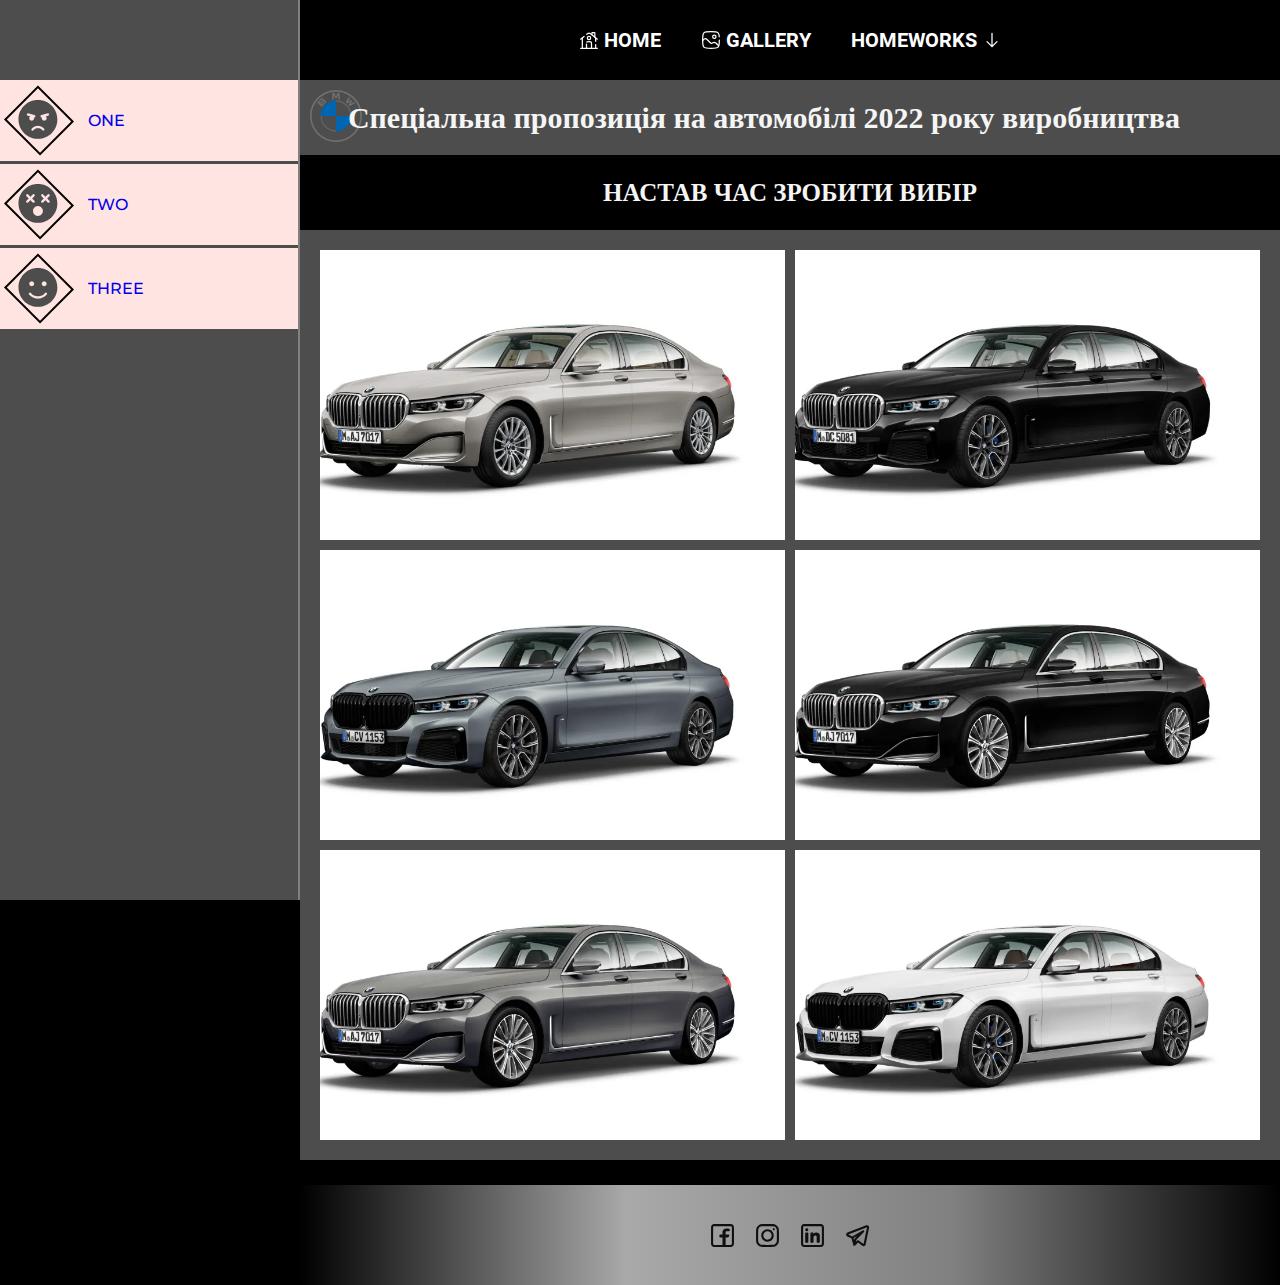
<file: second-pages/position.html>
<!DOCTYPE html>
<html lang="uk">
<head>
  <meta charset="UTF-8">
  <link rel="stylesheet" href="../css/style.css">
  <title>Спеціальна пропозиція на автомобілі 2022 року виробництва</title>
</head>
<body class="bg-black">
  <div class="asside-menu">
    <ul class="asside-list">
      <li>
        <a href="#">
          <span>
            <svg>
              <use href="../img/sprite.svg#sad"></use>
            </svg>
          </span>One
        </a>
      </li>
      <li>
        <a href="#">
          <span>
            <svg>
              <use href="../img/sprite.svg#medium"></use>
            </svg>
          </span>Two
        </a>
      </li>
      <li>
        <a href="#">
          <span>
            <svg>
              <use href="../img/sprite.svg#smile"></use>
            </svg>
          </span>Three
        </a>
      </li>
    </ul>
  </div>
  <div class="wrapper">
    <header class="header">
      <div class="container">
        <ul class="header-list fs-20 text-align flex flex-center fw-bold roboto uppercase">
          <li class="">
            <a class="menu-home td-none white block" href="../index.html">home</a>
          </li>
          <li>
            <a class="menu-gal td-none white block" href="position.html">gallery</a>
          </li>
          <li class="relative">
            <a class="menu-hw td-none white block" href="#">homeworks</a>
            <ul class="second-list bg-black  montserrat uppercase">
              <li>
                <a class="td-none white block" href="table.html">table</a>
              </li>
              <li>
                <a class="td-none white block" href="cards.html">inline-block</a>
              </li>
              <li>
                <a class="td-none white block" href="layout.html">layout</a>
              </li>
              <li class="relative">
                <a class="menu-float td-none white block" href="float.html">float</a>
                <ul class="third-list disp-none">
                  <li class="bg-black arch-dau uppercase li-flex">
                    <a class="hover-block td-none white block" href="flex.html">flex</a></li>
                </ul>
              </li>
            </ul>
          </li>
        </ul>
      </div>
    </header>
    <main>
      <section class="bg-pos">
        <div class="container top-container flex" >
        <a class="logo" href="#">
          <img src="../img/logo.SVG" alt="Логотип БМВ" width="52" height="52">
        </a>
        <h1 class="fw-bold position-h1 relative fs-30">Спеціальна пропозиція на автомобілі 2022 року виробництва</h1>
      </div>
      </section>
      <h2 class="title-cards-position fw-bold uppercase">настав час зробити вибір</h2>
      <div class="container cards-container-position bg-pos">
        <div id="one" class="card-position">
          <img class="cover" src="../img/1.png" alt="BMW 740Li xDrive" width="800" height="350">
          <p class="hover-position fs-20">
            Максимальная мощность	326 л.с. (243.1 кВт) при 5500 об/мин
  Максимальный крутящий момент	450 Нм (332 lb⋅ft) при 1380 об/мин
  Разгон от 0 до 100 км/час	5.2 секунд
  Максимальная скорость	250 км/час
          </p>
        </div>
        <div id="two" class="card-position">
          <img class="cover" src="../img/2.png" alt="BMW 750Li xDrive" width="800" height="350">
          <p class="hover-position fs-20">
            Максимальная мощность	530 л.с. (395.2 кВт) при 5500 об/мин
  Максимальный крутящий момент	750 Нм (553 lb⋅ft) при 1800 об/мин
  Разгон от 0 до 100 км/час	4.1 секунд
  Максимальная скорость	250 км/час
          </p>
        </div>
        <div id="three" class="card-position">
          <img class="cover" src="../img/3.png" alt="BMW 730i" width="800" height="350">
          <p class="hover-position  fs-20">
            Максимальная мощность	258 л.с. (192.4 кВт) при 6600 об/мин
  Максимальный крутящий момент	310 Нм (229 lb⋅ft) при 2600 об/мин
  Разгон от 0 до 100 км/час	7.4 секунд
  Максимальная скорость	250 км/час
          </p>
        </div>
        <div id="four" class="card-position">
          <img class="cover" src="../img/4.png" alt="BMW 740Li xDrive" width="800" height="350">
          <p class="hover-position fs-20">
            Максимальная мощность	326 л.с. (243.1 кВт) при 5500 об/мин
  Максимальный крутящий момент	450 Нм (332 lb⋅ft) при 1380 об/мин
  Разгон от 0 до 100 км/час	5.2 секунд
  Максимальная скорость	250 км/час
          </p>
        </div>
        <div id="five" class="card-position">
          <img class="cover" src="../img/5.png" alt="BMW 740Li xDrive" width="800" height="350">
          <p class="hover-position fs-20">
            Максимальная мощность	326 л.с. (243.1 кВт) при 5500 об/мин
  Максимальный крутящий момент	450 Нм (332 lb⋅ft) при 1380 об/мин
  Разгон от 0 до 100 км/час	5.2 секунд
  Максимальная скорость	250 км/час
          </p>
        </div>
        <div id="six" class="card-position">
          <img class="cover" src="../img/6.png" alt="BMW 730d xDrive" width="800" height="350">
          <p class="hover-position fs-20">
            Максимальная мощность	265 л.с. (197.6 кВт) при 4000 об/мин
  Максимальный крутящий момент	620 Нм (457 lb⋅ft) при 2000 об/мин
  Разгон от 0 до 100 км/час	5.8 секунд
  Максимальная скорость	250 км/час
          </p>
        </div>
      </div>
    </main>
    
    <footer class="footer-general">
      <div class="container">
        <ul class="footer-menu">
          <li><a class="facebook" href="#"></a></li>
          <li><a class="inst" href="#"></a></li>
          <li><a class="linkedin" href="#"></a></li>
          <li><a class="telegram" href="#"></a></li>
        </ul>
      </div>
    </footer> 
  
    <div class="fix flex bg-pos disp-none">
      <a href="#one">BMW 740Li xDrive</a>
      <a href="#two">BMW 750Li xDrive</a>
      <a href="#three">BMW 730i</a>
      <a href="#four">BMW 740Li xDrive</a>
      <a href="#five">BMW 740Li xDrive</a>
      <a href="#six">BMW 730d xDrive</a>
    </div>
  </div>
  <script> </script>
</body>
</html>
</file>
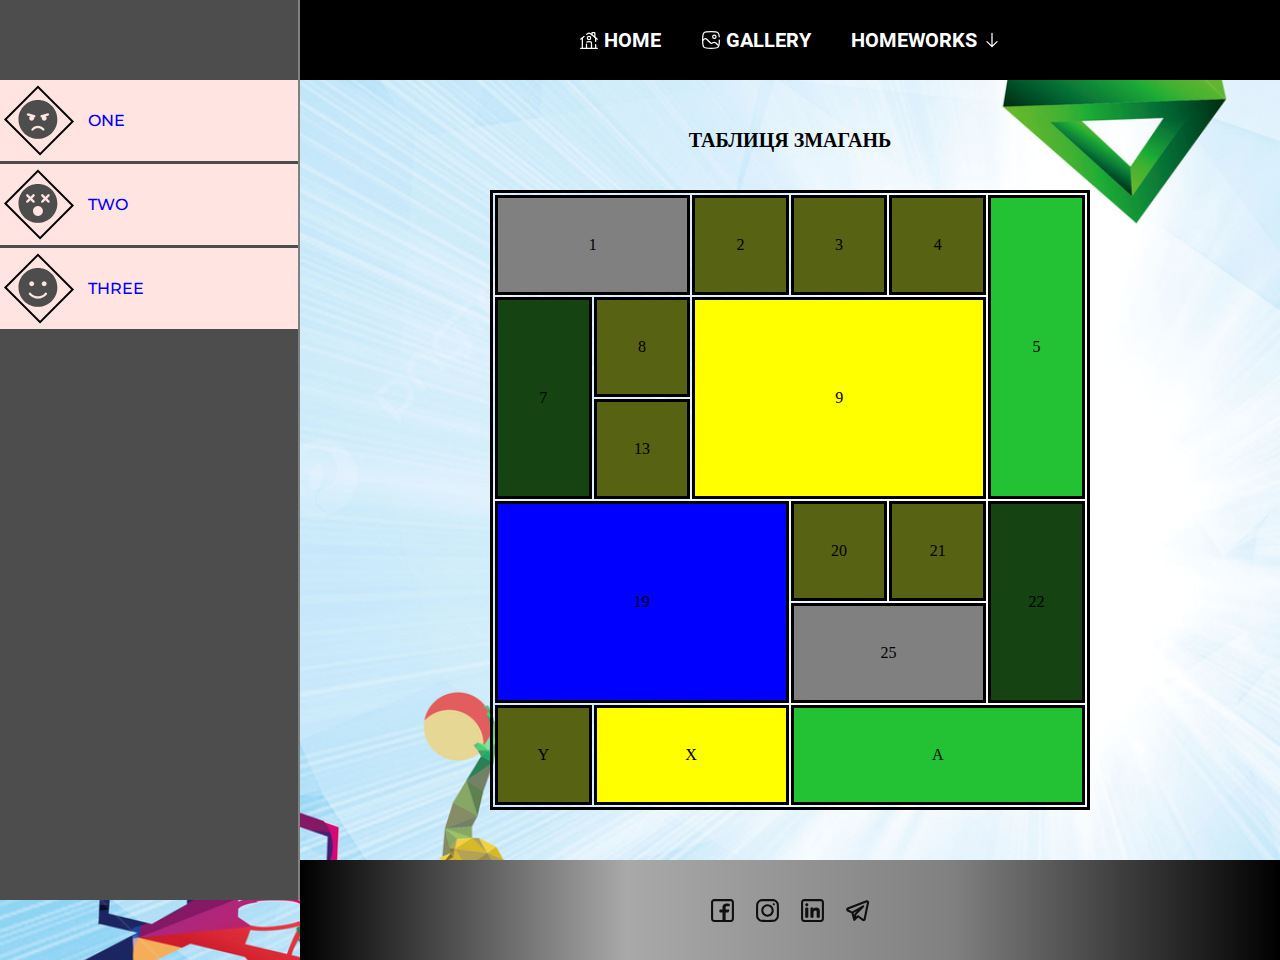
<file: second-pages/table.html>
<!DOCTYPE html>
<html lang="uk">
<head>
  <meta charset="UTF-8">
  <title>Таблиця змагань</title>
  <link rel="stylesheet" href="../css/style.css">
</head>
<body  class="table-fon">
  <div class="asside-menu">
    <ul class="asside-list">
      <li>
        <a href="#">
          <span>
            <svg>
              <use href="../img/sprite.svg#sad"></use>
            </svg>
          </span>One
        </a>
      </li>
      <li>
        <a href="#">
          <span>
            <svg>
              <use href="../img/sprite.svg#medium"></use>
            </svg>
          </span>Two
        </a>
      </li>
      <li>
        <a href="#">
          <span>
            <svg>
              <use href="../img/sprite.svg#smile"></use>
            </svg>
          </span>Three
        </a>
      </li>
    </ul>
  </div>
  <div class="wrapper">
    <header class="header">
      <div class="container">
        <ul class="header-list fs-20 text-align flex flex-center fw-bold roboto uppercase">
          <li class="">
            <a class="menu-home td-none white block" href="../index.html">home</a>
          </li>
          <li>
            <a class="menu-gal td-none white block" href="position.html">gallery</a>
          </li>
          <li class="relative">
            <a class="menu-hw td-none white block" href="#">homeworks</a>
            <ul class="second-list bg-black  montserrat uppercase">
              <li>
                <a class="td-none white block" href="table.html">table</a>
              </li>
              <li>
                <a class="td-none white block" href="cards.html">inline-block</a>
              </li>
              <li>
                <a class="td-none white block" href="layout.html">layout</a>
              </li>
              <li class="relative">
                <a class="menu-float td-none white block" href="float.html">float</a>
                <ul class="third-list disp-none">
                  <li class="bg-black arch-dau uppercase li-flex">
                    <a class="hover-block td-none white block" href="flex.html">flex</a></li>
                </ul>
              </li>
            </ul>
          </li>
        </ul>
      </div>
    </header>
    <div class="container text-align">
      <table>
        <caption class="fs-20 fw-bold uppercase">Таблиця змагань</caption>
        <tbody>
          <tr>
            <td colspan="2" class="bg-grey">1</td>
            <td>2</td>
            <td>3</td>
            <td>4</td>
            <td rowspan="3" class="bg-green">5</td>
          </tr>
          <tr>
            <td rowspan="2" class="bg-darkgreen">7</td>
            <td>8</td>
            <td rowspan="2" colspan="3" class="bg-yellow">9</td>
          </tr>
          <tr>
            <td>13</td>
          </tr>
          <tr>
            <td rowspan="2" colspan="3" class="bg-blue">19</td>
            <td>20</td>
            <td>21</td>
            <td rowspan="2" class="bg-darkgreen">22</td>
          </tr>
          <tr>
            <td colspan="2" class="bg-grey">25</td>
          </tr>
          <tr>
            <td>Y</td>
            <td colspan="2" class="bg-yellow">X</td>
            <td colspan="3" class="bg-green">A</td>
          </tr>
        </tbody>
      </table>
  
    </div>
    <footer class="footer-general">
      <div class="container">
        <ul class="footer-menu">
          <li><a class="facebook" href="#"></a></li>
          <li><a class="inst" href="#"></a></li>
          <li><a class="linkedin" href="#"></a></li>
          <li><a class="telegram" href="#"></a></li>
        </ul>
      </div>
    </footer> 
  </div>
  <script> </script>
</body>
</html>
</file>
<file: css/style.css>
@import url('reset.css');

/*? GENERAL */

@font-face {
  font-family: 'Architects Daughter';
  src: url('../fonts/ArchitectsDaughter-Regular.woff2') format('woff2');
  font-weight: normal;
  font-style: normal;
  font-display: swap;
}

@font-face {
  font-family: 'Roboto';
  src: url('../fonts/Roboto-Regular.woff2') format('woff2');
  font-weight: normal;
  font-style: normal;
  font-display: swap;
}

@font-face {
  font-family: 'Montserrat';
  src: url('../fonts/Montserrat-Medium.woff2') format('woff2');
  font-weight: 500;
  font-style: normal;
  font-display: swap;
}

@font-face {
  font-family: 'Roboto';
  src: url('../fonts/Roboto-Bold.woff2') format('woff2');
  font-weight: bold;
  font-style: normal;
  font-display: swap;
}


html {
  scroll-behavior: smooth;
}

.bg-black {
  background: black;
}

.bg-pos {
  background: #4d4d4d;
}

.bg-lightblue {
  background: rgb(31, 137, 149);
}

.bg-yellow {
  background: yellow;
}

.bg-la {
  background: #81A36B
}

.bg-grey {
  background: grey;
}

.bg-darkgreen {
  background: rgb(21, 67, 18);
}

.bg-green {
  background: rgb(35, 194, 52);
}

.bg-blue {
  background: rgb(0, 0, 255);
}

.bg-orange {
  background: orange;
}

.fw-bold {
  font-weight: 900;
}

.container {
  max-width: 1230px;
  margin: 0 auto;
  padding: 0 15px;
}

.fs-0 {
  font-size: 0;
}

.fs-20 {
  font-size: 20px;
}

.fs-25 {
  font-size: 25px;
}

.fs-30 {
  font-size: 30px;
}

.flex {
  display: flex;
}

.flex-center {
  justify-content: center;
  align-items: center;
}

.td-none {
  text-decoration: none;
}

.cover {
  width: 100%;
  height: 100%;
  object-fit: cover;
}

.block {
  display: block;
}

.inline-block {
  display: inline-block;
}

.uppercase {
  text-transform: uppercase;
}

.text-align {
  text-align: center;
}

.white {
  color: white;
}

.brown {
  color: brown;
}

.relative {
  position: relative;
}

.disp-none {
  display: none;
}

.vw100 {
  width: 100vw;
}

.w-400 {
  width: 400px;
}

.w-800 {
  width: 800px;
}

.h-400 {
  height: 400px;
}

.h-200 {
  height: 200px;
}

.h-100 {
  height: 100px;
}

.h-133 {
  height: 133.33px;
}

.bd-s-red {
  border: solid red 1px;
}

.vert-al-top {
  vertical-align: top;
}

.gap-30 {
  gap: 30px;
}

.roboto {
  font-family: 'Roboto';
}

.montserrat {
  font-family: 'Montserrat';
}

.arch-dau {
  font-family: 'Architects Daughter';
}

/* ?HEADER */

.header {
  background: black;
  position: sticky;
  top: 0;
  left: 0;
  z-index: 10;
  padding: 20px 0;
}

.header-list {
  gap: 40px;
}

.header-list a {
  white-space: nowrap;
  height: 20px;
  margin: 10px auto;
}

.second-list {
  position: absolute;
  top: 100%;
  left: 0;
  z-index: 1;
  padding-top: 10px;
  transform: translateY(-500%);
  transition: transform .5s ease;
}

.header-list > :last-child:hover .second-list {
  transform: translateY(0);
}

.third-list li {
  position: absolute;
  top: 0;
  right: 100%;
  outline: 1px darkgrey solid;
}

.second-list > :last-child:hover .third-list {
  display: block;
}

.menu-home {
  background: url("../img/home.svg") no-repeat;
  padding-left: 25px;
}

.menu-gal {
  background: url("../img/gallery.svg") no-repeat;
  padding-left: 25px;
}

.menu-hw {
  background: url("../img/arrow-down.svg") no-repeat 100% 0;
  padding-right: 25px;
}

.menu-float {
  background: url("../img/arrow-left.svg") no-repeat 10px 0;
}

a.hover-block {
  margin: 5px auto;
}

.li-flex {
  width: 100%;
}

/* !POSITION */
/* ?POSITION MAIN */

/* *TOP */

.top-container {
  min-height: 80px;
  align-items: center;
  min-height: inherit;
  padding: 10px;
}

.position-h1 {
  left: -52px;
  color: whitesmoke;
  margin: 0 auto;
}

/* *CARDS */

.title-cards-position {
  font-size: 25px;
  color: whitesmoke;
  text-align: center;
  margin: 25px auto;
}

.cards-container-position {
  display: flex;
  flex-wrap: wrap;
  padding: 15px;
  margin-bottom: 25px;
}

.card-position {
  flex: 0 1 50%;
  padding: 5px;
  height: 300px;
  position: relative;
}

.hover-position {
  position: absolute;
  top: 50%;
  left: 0;
  margin-top: -75px;
  height: 150px;
  background: rgba(77, 77, 77, .9);
  color: azure;
  line-height: 1.5;
  padding: 0 5px;
  display: none;
}

.card-position:hover .hover-position {
  display: block;
}

/* ?FOOTER */

.footer-position {
  min-height: 80px;
  color: azure;
  background: #4d4d4d;
}

/* ?FIX */

.fix {
  justify-content: space-between;
  flex-direction: column;
  position: fixed;
  min-height: 300px;
  top: 50vh;
  left: 0;
  margin-top: -150px;
  padding: 5px;
  max-width: 100px;
}

.fix > a {
  text-decoration: none;
  padding: 5px;
  background: rgba(77, 77, 77, 0.9);
  color: azure;
  border: 1px solid black;
  font-size: 15px;
}

.fix > a:hover {
  background: rgba(0, 0, 0, .2)
}

.fix > a:active {
  color: rgba(157, 153, 149);
}

/* !HOME */

.home-container {
  line-height: 1.5;
  background: white;
}

.home-container h2 {
  margin: 20px -15px;
}

.index {
  background-image: url("/img/fon.jpg");
  background-size: no-repeat;
  background-position: center;
  background-size: cover;
}

.home-container h1 {
  margin: 0 -15px;
}

/* !TABLE */

table, td {
  border: solid black;
}

table {
  border-collapse: separate;
	border-spacing: 2px;
}

td {
  height: 100px;
  width: 100px;
  vertical-align: middle;
}

tr {
  background: rgb(87, 98, 18);
}

table {
  width: 600px;
  margin: 50px auto;
}

caption {
  margin-bottom: 40px;
}

.table-fon {
  background-image: url("../img/compet.jpg");
  background-size: no-repeat;
  background-position: center;
  background-size: cover;
}

/* !FLOAT */

.float-box  div {
  outline: 1px solid red;
}

.float > div {
  float: left;
}

.clearfix::after {
  content:'';
  clear: both;
  display: block;
}

.float-box {
  margin: 50px auto;
}

/* !FLEX */

.flex-container {
  margin: 50px auto;
}

.flex-container  div {
  outline: 1px solid red;
}

/* !LAYOUT */

body.layout {
  font-size: 18px;
  background: #D8D8D6;
}

.container-la {
  width: 1140px;
  margin: 0 auto;
  padding: 0 15px;
}

section.la {
  margin-bottom: 120px;
}

/* *HEAD */

.header-container-la {
  justify-content: space-between;
  align-items: center;
  height: 80px;
}

.header-list-la a {
  color: #161616;
  text-decoration: none;
}

/* *HOME */

.home-container-la {
  align-items: center;
}

.h1-la {
  font-size: 62px;
  margin-bottom: 41px;
}

.h1-la + p {
  line-height: 1.5;
  margin-bottom: 20px;
}

.buttons {
  gap: 23px;
}

.buttons > a {
  padding: 20px 34px;
  text-decoration: none;
  color: #161616;
  text-align: center;
}

.buttons > a:first-child {
  background: #81A36B;
  font-size: 18px;
  border-radius: 6px;
}


.buttons > a:last-child {
  font-size: 18px;
  border: 1px solid #81A36B;
  border-radius: 6px;
}

/* *ABOUT */

.container-about {
  width: 540px;
  margin: 0 auto;
}

.container-about > h2 {
  font-size: 32px;
  margin-bottom: 50px;
}

.container-about > p {
  color:#161616;
  font-size: 18px;
  line-height: 1.5;
}

/* * ICONS LINE */

.icons-container {
  justify-content: space-between;
  align-items: center;
  padding: 78px;
}

.icon {
  margin-bottom: 25px;
}

.icons-container p {
  font-size: 18px;
  font-family: 'Montserrat';
}

.icons-container > div {
  display: flex;
  flex-direction: column;
  align-items: center;
}

/** HOW */

div.how-container {
  margin: 0 auto;
  align-items: center;
}

.how-discription > h2 {
  color: #161616;
  font-size: 32px;
  margin-bottom: 50px;
}

.how-discription > p {
  color: #161616;
  text-align: justify;
  font-size: 18px;
  font-weight: normal;
  line-height: 1.5;
}

/* *CARDS */

.cards-la h2 {
  color: #161616;
  font-size: 32px;
  margin-bottom: 50px;
}

.card-la {
  background: #81A36B;
  border-radius: 6px;
  width: 350px;
  height: 510px;
}

.card-desc-la {
  color: #161616;
  text-align: center;
  font-family: 'Roboto';
  font-size: 18px;
  font-weight: 400;
}

.card-img-la {
  display: block;
  margin-bottom: 23px;
  height: 402px;
  padding: 15px;
}

.card-img-la img {
  width: 100%;
  height: 100%;
  object-fit: cover;
  border-radius: 6px;
}

/* *FOOTER */

.footer-container-la {
  padding: 50px 0;
}

.footer-container-la > h2 {
  color: #161616;
  font-size: 36px;
  margin-bottom: 25px;
}

.social {
  gap:20px;
  margin-bottom: 15px;
}

.footer-container-la > h3 {
  color: #161616;
  font-size: 24px;
  font-weight: normal;
  margin-bottom: 20px;
}

.footer-container-la > p {
  color: #161616;
  font-size: 18px;
  font-weight: normal;
  margin-bottom: 15px;
}

.footer-container-la > p:last-child {
margin-bottom: 0;
}

/* !FOOTER GENERAL */

.footer-general {
  background-image: linear-gradient(to right, black, darkgrey, grey, black);
}

.footer-menu {
  display: flex;
  justify-content: center;
  align-items: center;
  gap: 20px;
  height: 100px;
}

.footer-menu > li a {
  display: block;
  width: 25px;
  height: 25px;
}

.facebook {
  background: url("../img/facebook.svg") no-repeat center/cover;
}

.inst {
  background: url("../img/instagram.svg") no-repeat center/cover;
}
.linkedin {
  background: url("../img/linkedin.svg") no-repeat center/cover;
}
.telegram {
  background: url("../img/telegram.svg") no-repeat center/cover;
}

/* ? Asside Menu */

.asside-menu {
  position: fixed;
  top: 0;
  bottom: 0;
  left: 0;
  z-index: 11;
  background: #4d4d4d;
  width: 76px;
  height: 100vh;
  overflow: hidden;
  height: 100vh;
  padding-top: 80px;
  transition: width .5s linear;
  border-right: 2px solid grey;
}

.asside-list svg {
  width: 40px;
  height: 40px;
  fill: #4d4d4d;
  stroke: black;
  transform: rotate(45deg);
  transition: all .5s ease;
}

.asside-list a {
  padding: 15px;
  display: flex;
  gap: 25px;
  align-items: center;
  text-decoration: none;
}

.asside-list li {
  margin-bottom: 3px;
  background: mistyrose;
  text-transform: uppercase;
  font-family: 'Montserrat';
}

.asside-list span {
  border: 2px solid black;
  transform: rotate(-45deg);
  padding: 2px;
  overflow: hidden;
  flex-shrink: 0;
}

.asside-list a:hover svg {
  transform: rotate(45deg) scale(1.8);
}

.asside-menu:hover {
  width:300px;
}


.wrapper {
  padding-left: 76px;
  transition: all .5s linear;
}

.asside-menu:hover + .wrapper {
  padding-left: 300px;
}

/* ?FORM */

.wrapper-form {
  background: url("../img/form_bg.png") no-repeat center/cover;
  width: 100vw;
  height: 100vh;
}

.form-bg {
  height: 100vh;
  width: 500px;
  margin-left: auto;
  background: rgba(233, 233, 233, 0.25);
  backdrop-filter: blur(5px);
  padding: 60px 78px;
  overflow: auto;
}

.form-box {
  display: flex;
  flex-direction: column;
}

.card-switch {
  margin-bottom: 86px;
}

.card-switch input {
  position: absolute;
  z-index: -1;
  opacity: 0;
}

.card-switch input + label {
  display: flex;
  justify-content: center;
  align-items: center;
  cursor: pointer;
  width: 340px;
  height: 36px;
  border-radius: 30px;
  border: 1px solid #153416;
  position: relative;
  text-align: center;
}

.card-switch input + label::before {
  content: '';
  position: absolute;
  top:1px;
  left:1px;
  width: 168px;
  height: 32px;
  border-radius: 30px;
  background: #153416;
  transition: all .3s linear;
}

.card-switch input:checked + label::before {
  transform: translateX(100%);
}

.form-box label span {
  color: #FFF;
font-family: Roboto;
font-size: 12px;
font-weight: 400;
position: relative;
flex: 1 1 50%;
}

.title-form {
  color: #FFF;
  text-align: center;
  font-family: Roboto;
  font-size: 30px;
  font-weight: 400;
  margin-bottom: 29px;
}

.text-field, .text-field-two {
  width: 340px;
  height: 44px;
  border-radius: 30px;
  background: #929191;
  padding-left: 20px;
  border: none;
  outline: none;
}


.text-field::placeholder, .text-field-two::placeholder {
  color: #FFF;
  font-family: Roboto;
  font-size: 12px;
  font-weight: 400;
}

.text-field-two{
  margin-top: 15px;
}

.checkbox {
  padding-top: 21px;
}

.checkbox label {
  color: #FFF;
  font-family: Roboto;
  font-size: 12px;
  font-weight: 400;
  padding-left: 25px;
  display: inline-block;
  cursor: pointer;
  position: relative;
}

.checkbox input {
  position: absolute;
  z-index: -1;
  opacity: 0;
}

.checkbox label::before {
  content: '';
  position: absolute;
  top: -2px;
  left: 0;
  width: 15px;
  height: 15px;
  border-radius: 2px;
  border: 1px solid #D9D9D9;
}

.checkbox input:checked + label::before {
  background: #153416;
  border: none;
}


.checkbox input:checked + label::after {
  content: '';
  position: absolute;
  top: -2px;
  left: 4px;
  width: 6px;
  min-height: 12px;
  border-bottom: 2px solid #FFF;
  border-right: 2px solid #FFF;
  transform: rotate(38deg);
}

.checkbox a {
  display: inline-block;
  width: 93px;
  transform: translateX(127px);
  color: #153416;
  font-family: Roboto;
  font-size: 12px;
  font-weight: 400;
  text-align: end;
}

.enter {
  width: 340px;
  height: 44px;
  margin-top: 30px;
  border-radius: 30px;
  background: #153416;
  color: #FFF;
  font-family: Roboto;
  font-size: 12px;
  font-weight: 400;
  cursor: pointer;
}

.question {
  color: #153416;
  font-family: Roboto;
  font-size: 12px;
  font-weight: 400;
}

.regist-init {
  margin-top: 40px;
  display: flex;
  justify-content: center;
  gap: 15px;
}

.registr {
  color: #FFF;
  font-family: Roboto;
  font-size: 12px;
  font-weight: 400;
}

.hidden {
  position: absolute;
  z-index: -1;
  opacity: 0;
  width: 0;
  height: 0;
}

.social-media-enter {
  color: #153416;
  text-align: center;
  font-family: Roboto;
  font-size: 12px;
  font-weight: 400;
  margin-top: 30px;
}

.sicial-media-box {
  margin-top: 20px;
  display: flex;
  justify-content: center;
  gap: 15px;
}

.sicial-media-box a > svg {
  max-width: 24px;
  max-height: 24px;
  fill: #153416;
}
</file>
